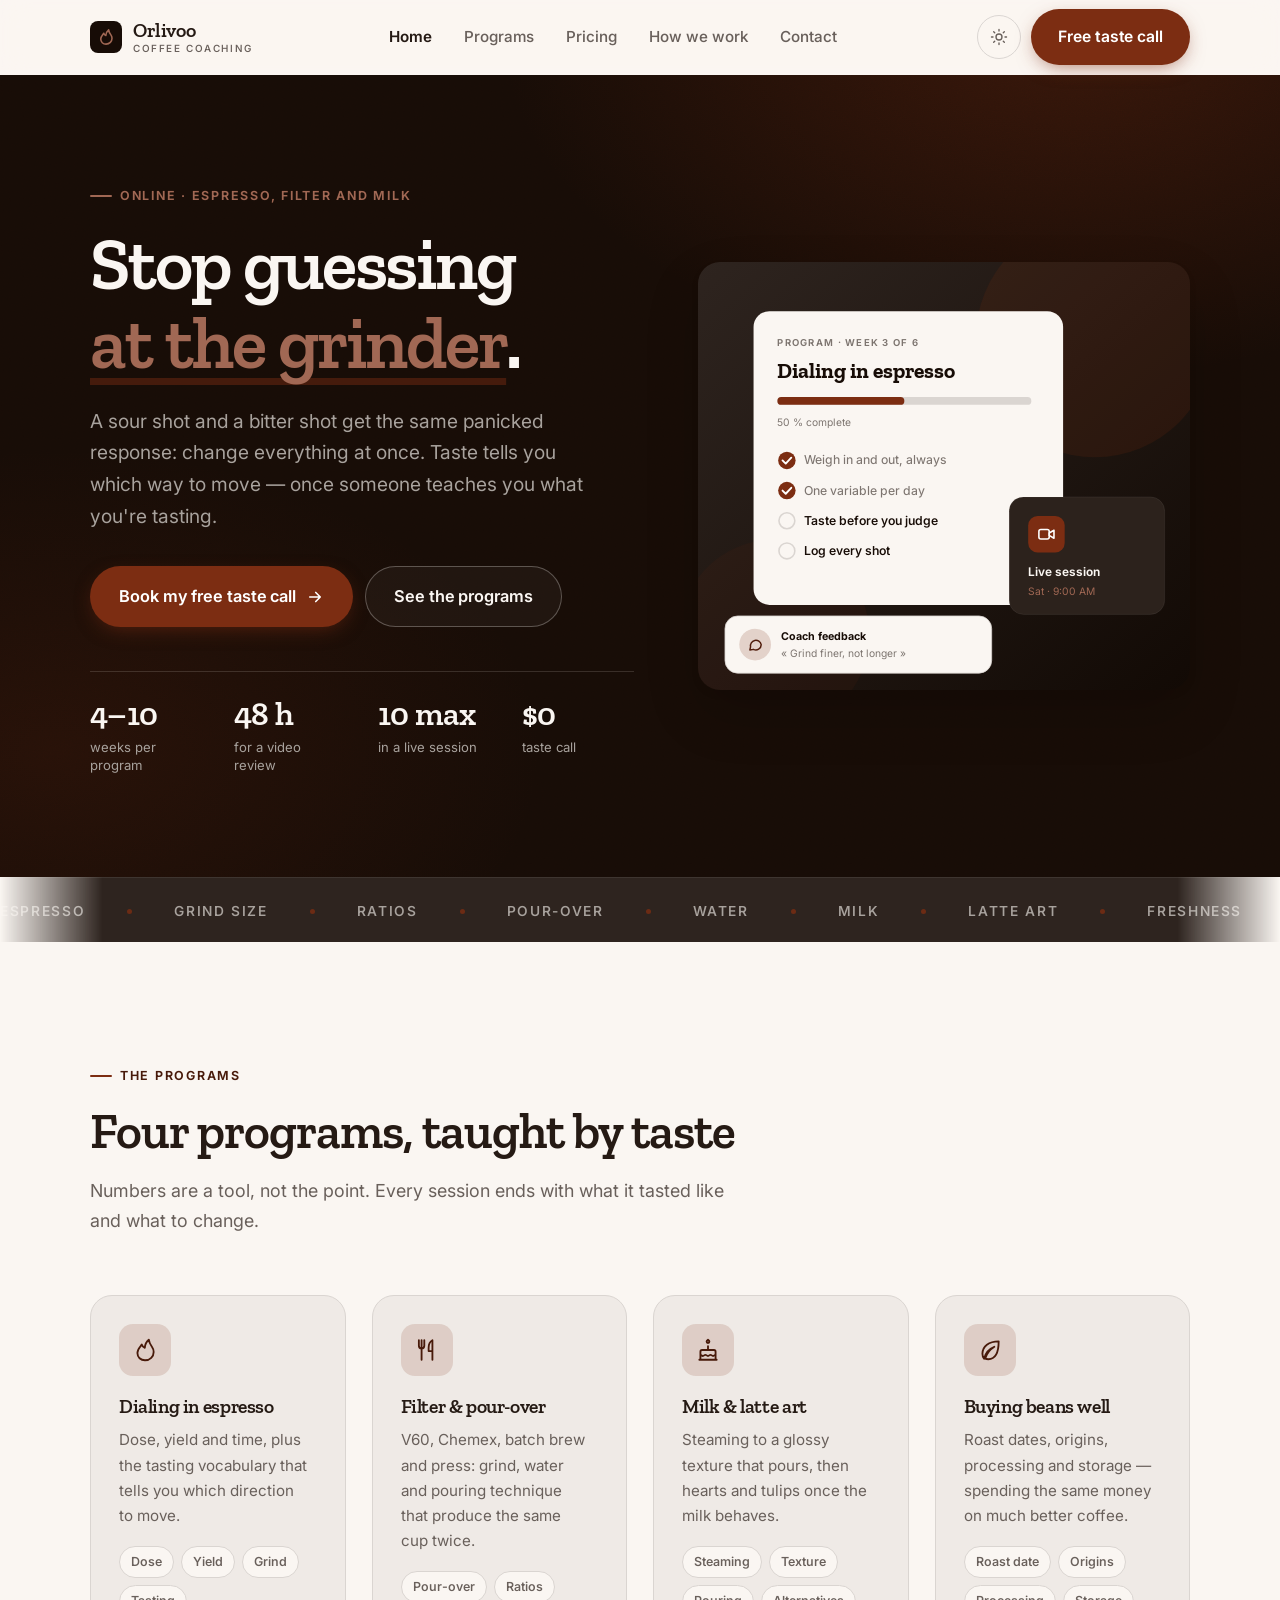
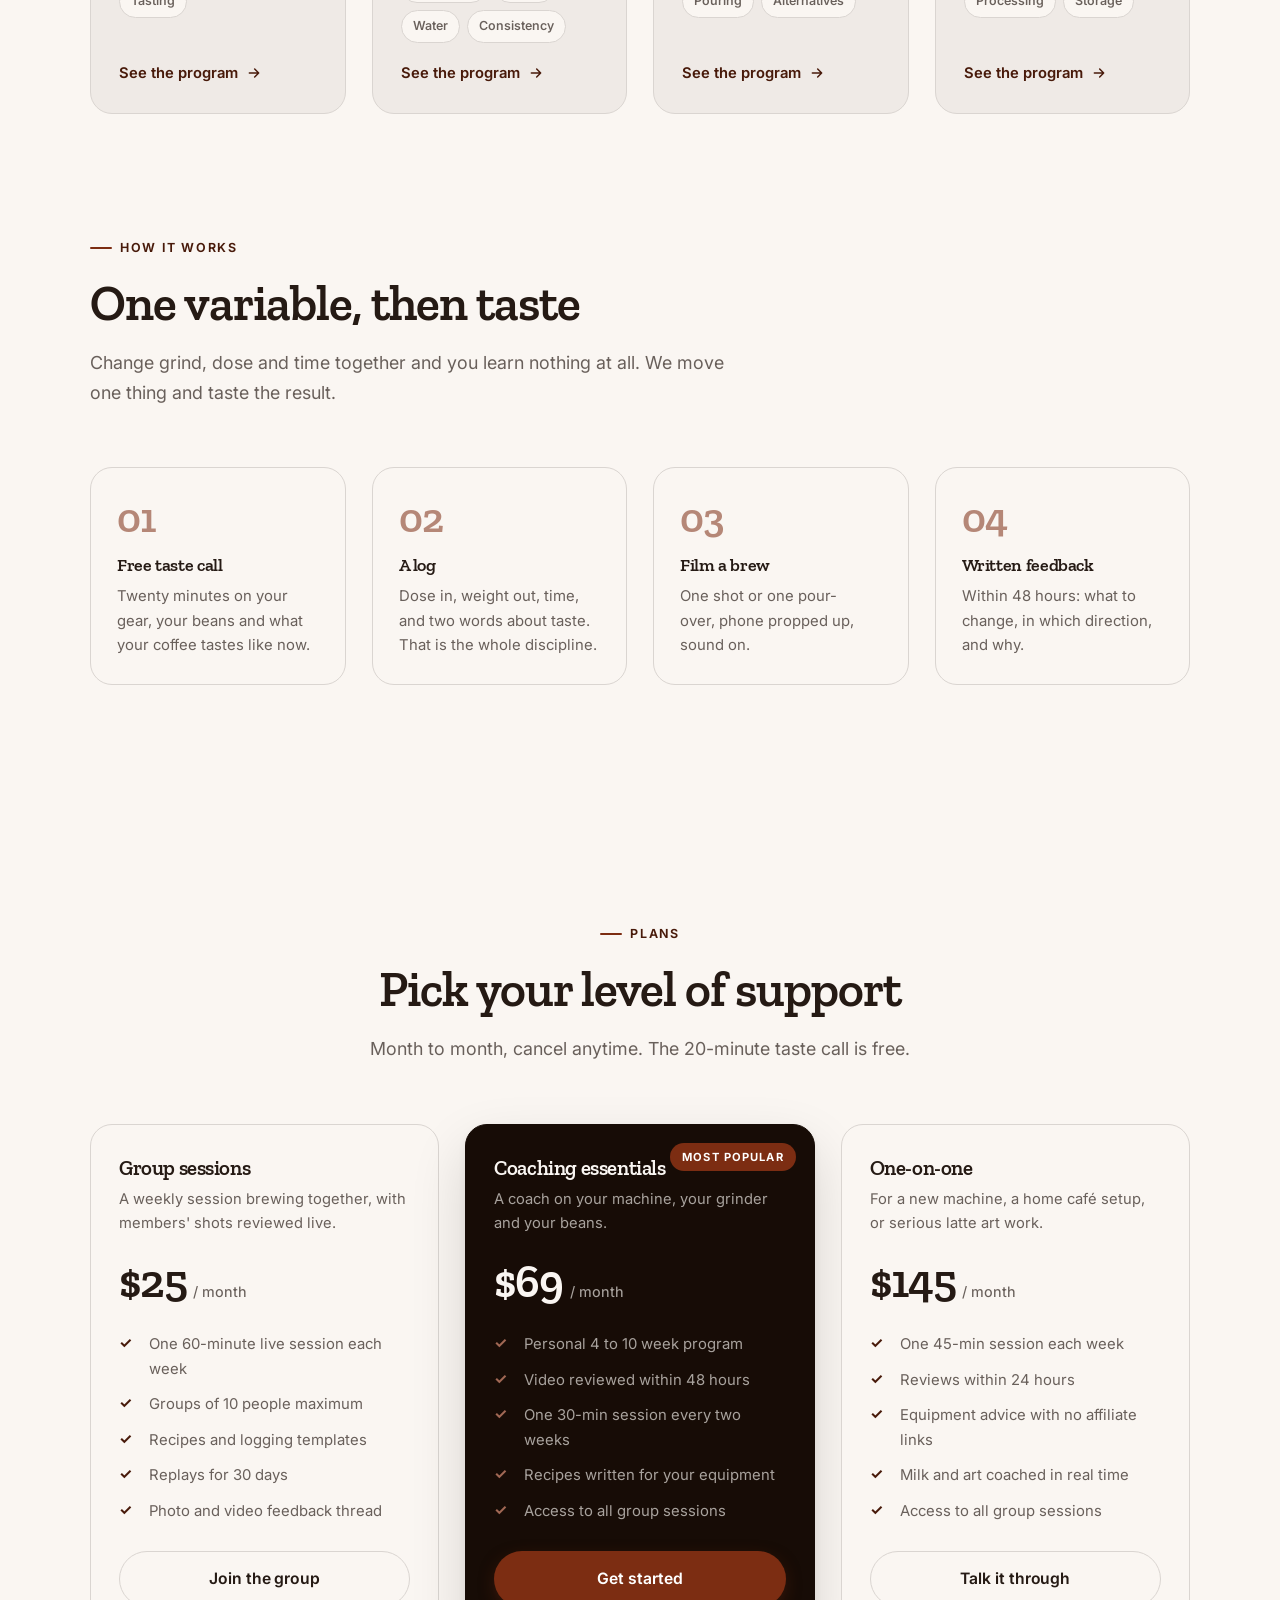
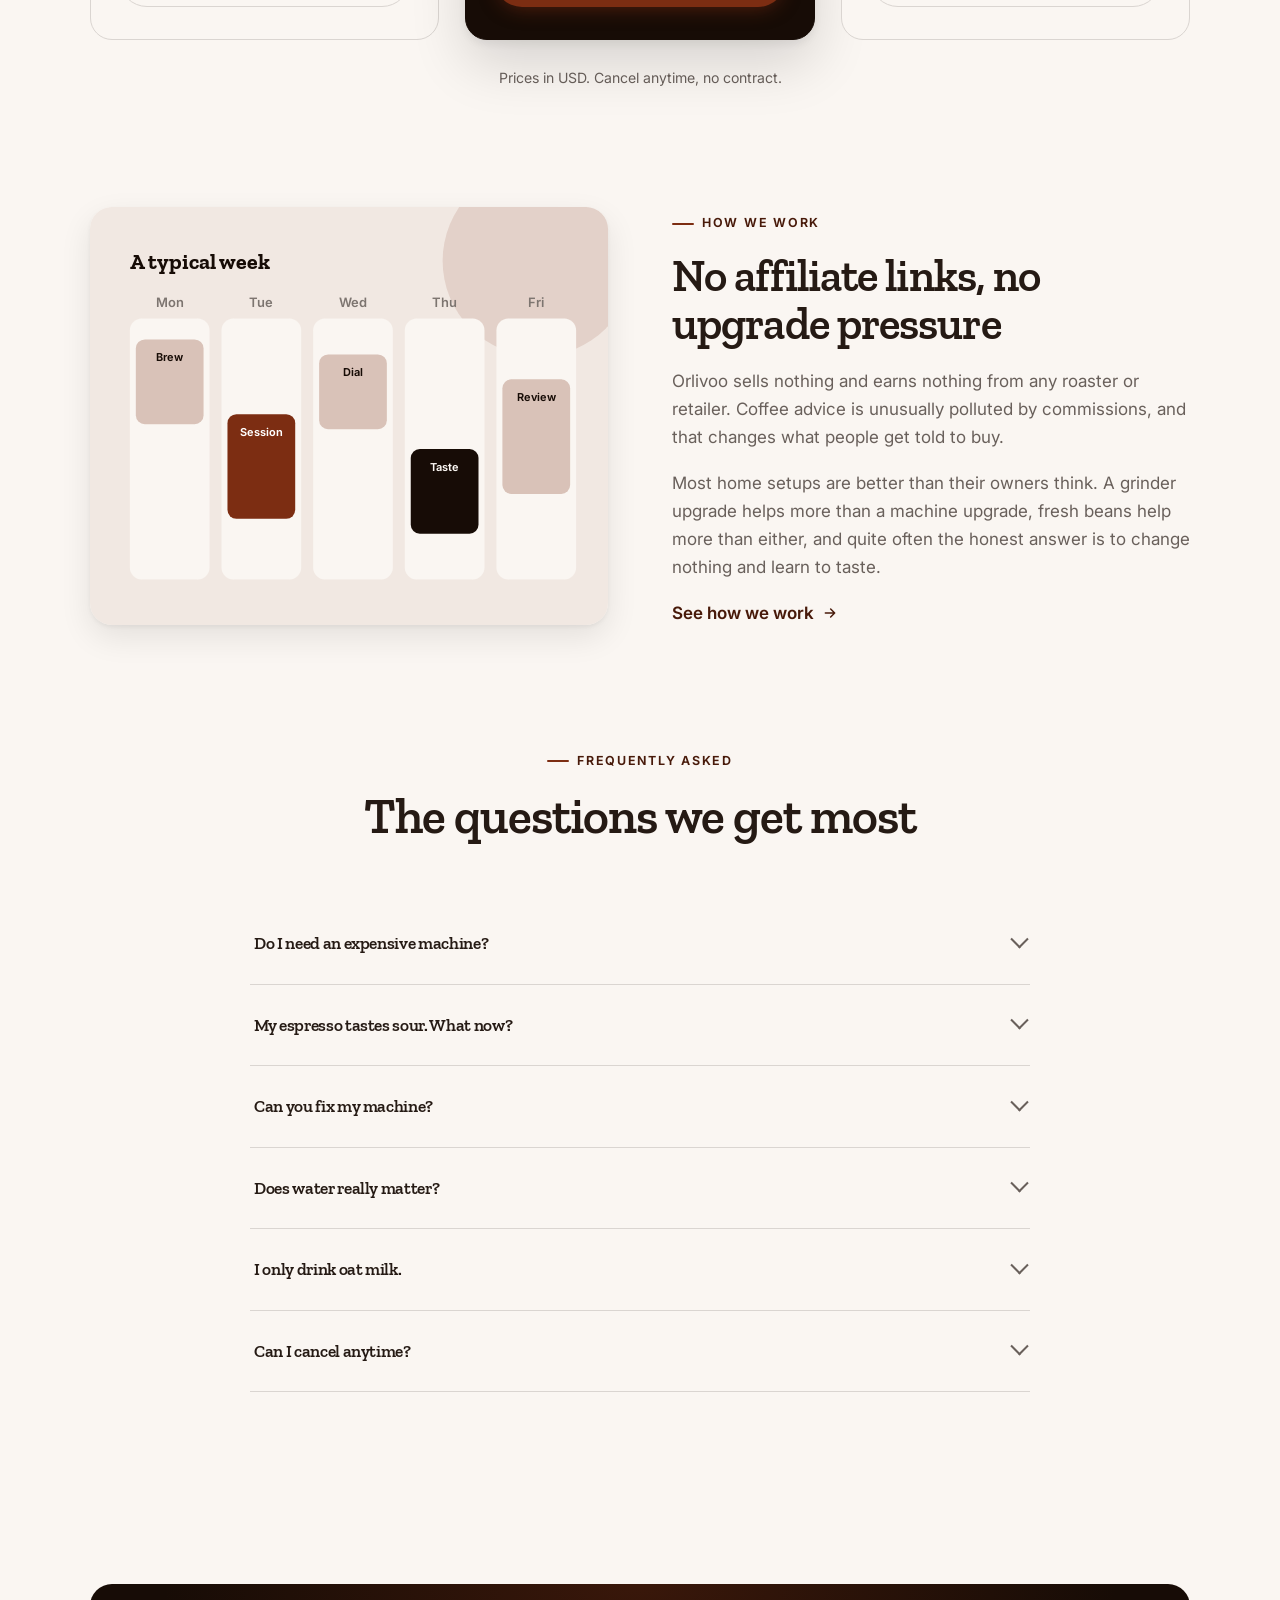
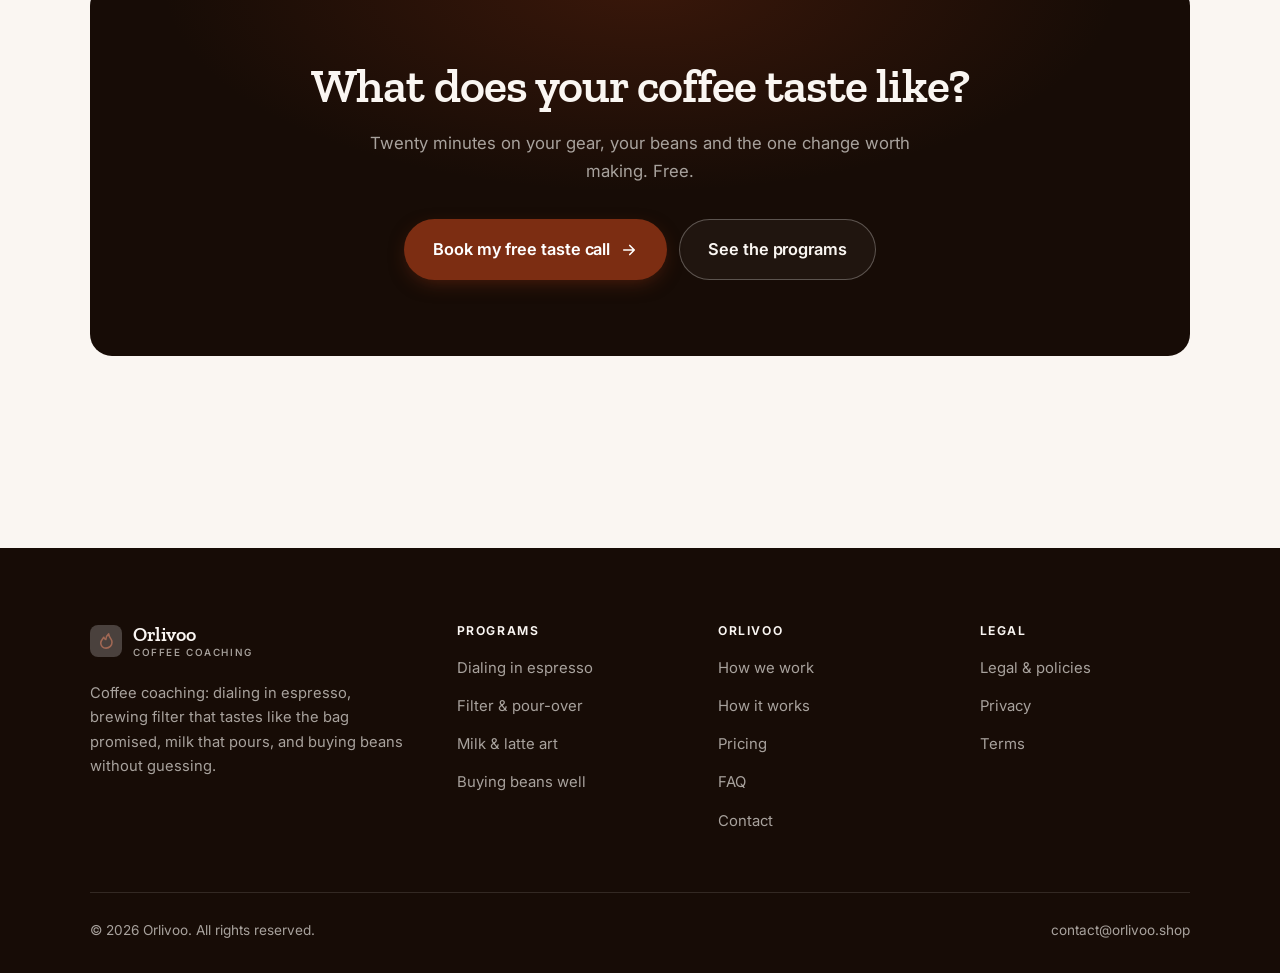
<file: index.html>
<!DOCTYPE html>
<html lang="en" class="no-js">
<head>
<meta charset="utf-8">
<meta name="viewport" content="width=device-width, initial-scale=1">
<title>Orlivoo — Coffee coaching: stop guessing at the grinder</title>
<meta name="description" content="Online coffee coaching: espresso dialing, pour-over and filter, milk texturing and latte art, and buying beans well. Taste-led, with video review of your shots.">
<link rel="canonical" href="https://orlivoo.shop/">

<meta property="og:type" content="website">
<meta property="og:url" content="https://orlivoo.shop/">
<meta property="og:site_name" content="Orlivoo">
<meta property="og:locale" content="en_US">
<meta property="og:title" content="Orlivoo — Coffee coaching: stop guessing at the grinder">
<meta property="og:description" content="Online coffee coaching: espresso dialing, pour-over and filter, milk texturing and latte art, and buying beans well. Taste-led, with video review of your shots.">
<meta name="theme-color" content="#170c06">

<link rel="icon" href="assets/img/favicon.svg" type="image/svg+xml">
<link rel="preconnect" href="https://fonts.googleapis.com">
<link rel="preconnect" href="https://fonts.gstatic.com" crossorigin>
<link rel="stylesheet" href="https://fonts.googleapis.com/css2?family=Zilla+Slab:wght@400;500;600;700&family=Inter:wght@400..700&display=swap">
<link rel="stylesheet" href="assets/css/style.css">

<!-- Thème appliqué avant le premier rendu (évite le flash) -->
<script>
document.documentElement.classList.remove('no-js');
(function(){try{var t=localStorage.getItem('site-theme');if(t){document.documentElement.setAttribute('data-theme',t);}}catch(e){}})();
</script>
<script type="application/ld+json">
{
  "@context": "https://schema.org",
  "@type": "Organization",
  "name": "Orlivoo",
  "url": "https://orlivoo.shop/",
  "email": "contact@orlivoo.shop",
  "description": "Online coffee coaching: espresso dialing, pour-over and filter, milk texturing and latte art, and buying beans well. Taste-led, with video review of your shots.",
  "areaServed": "US",
  "knowsLanguage": "en"
}
</script>
</head>

<body>
<a class="skip-link" href="#main">Skip to main content</a>

<header class="site-header">
  <nav class="wrap nav" aria-label="Main navigation">
    <a class="brand" href="index.html">
      <svg class="brand__mark" viewBox="0 0 64 64" aria-hidden="true">
        <rect class="bm-bg" width="64" height="64" rx="16"/>
        <g class="bm-ic" transform="translate(14 14) scale(1.5)" fill="none" stroke-width="2.1" stroke-linecap="round" stroke-linejoin="round"><path d="M12 21.5c-4 0-7-2.8-7-6.7 0-3.4 2.4-5.6 4-7.8.6 1.6 1.6 2.6 2.8 3 .2-3.1 1.4-5.6 3.7-7.5.3 3 1.6 4.8 3 6.7 1.1 1.5 1.5 3 1.5 4.6 0 4.2-3.3 7.7-8 7.7z"/></g>
      </svg>
      <span>Orlivoo<span class="brand__sub">Coffee coaching</span></span>
    </a>

    <ul class="nav__links" id="nav-links">
      <li><a href="index.html" aria-current="page">Home</a></li>
      <li><a href="programs.html">Programs</a></li>
      <li><a href="index.html#pricing">Pricing</a></li>
      <li><a href="about.html">How we work</a></li>
      <li><a href="contact.html">Contact</a></li>
      <li><a class="btn btn--primary" href="contact.html">Free taste call</a></li>
    </ul>

    <div class="nav__cta">
      <button class="theme-toggle" type="button" aria-label="Switch to dark theme">
        <svg class="icon-sun" viewBox="0 0 24 24" fill="none" stroke="currentColor" stroke-width="1.8" stroke-linecap="round" aria-hidden="true"><circle cx="12" cy="12" r="4"/><path d="M12 2v2m0 16v2M2 12h2m16 0h2M4.9 4.9l1.4 1.4m11.4 11.4 1.4 1.4M19.1 4.9l-1.4 1.4M6.3 17.7l-1.4 1.4"/></svg>
        <svg class="icon-moon" viewBox="0 0 24 24" fill="none" stroke="currentColor" stroke-width="1.8" stroke-linecap="round" stroke-linejoin="round" aria-hidden="true"><path d="M21 12.8A9 9 0 1 1 11.2 3a7 7 0 0 0 9.8 9.8z"/></svg>
      </button>
      <a class="btn btn--primary" href="contact.html">Free taste call</a>
      <button class="nav__toggle" type="button" aria-expanded="false" aria-controls="nav-links" aria-label="Open menu">
        <svg class="icon-open" viewBox="0 0 24 24" fill="none" stroke="currentColor" stroke-width="2" stroke-linecap="round" aria-hidden="true"><path d="M3 6h18M3 12h18M3 18h18"/></svg>
        <svg class="icon-close" viewBox="0 0 24 24" fill="none" stroke="currentColor" stroke-width="2" stroke-linecap="round" aria-hidden="true"><path d="M6 6l12 12M18 6L6 18"/></svg>
      </button>
    </div>
  </nav>
</header>

<main id="main">

<section class="hero">
  <div class="wrap hero__inner">
    <div>
      <span class="eyebrow hero__eyebrow">Online · Espresso, filter and milk</span>
      <h1>Stop guessing<br> <em>at the grinder</em>.</h1>
      <p class="hero__lede">A sour shot and a bitter shot get the same panicked response: change everything at once. Taste tells you which way to move — once someone teaches you what you're tasting.</p>

      <div class="hero__actions">
        <a class="btn btn--primary btn--lg" href="contact.html">Book my free taste call <svg viewBox="0 0 24 24" fill="none" stroke="currentColor" stroke-width="2.2" stroke-linecap="round" stroke-linejoin="round" aria-hidden="true"><path d="M5 12h14M13 6l6 6-6 6"/></svg></a>
        <a class="btn btn--on-dark btn--lg" href="programs.html">See the programs</a>
      </div>

      <ul class="hero__proof">
        <li><span class="stat__num">4–10</span><span class="stat__label">weeks per program</span></li>
        <li><span class="stat__num">48 h</span><span class="stat__label">for a video review</span></li>
        <li><span class="stat__num">10 max</span><span class="stat__label">in a live session</span></li>
        <li><span class="stat__num">$0</span><span class="stat__label">taste call</span></li>
      </ul>
    </div>

    <div class="hero__art">
      <svg viewBox="0 0 620 540" role="img" aria-label="A coffee program in week 3 of 6, showing this week's tasks, the next live session and coach feedback.">
        <defs>
          <linearGradient id="hbg" x1="0" y1="0" x2="1" y2="1">
            <stop offset="0" stop-color="#2e241f"/><stop offset="1" stop-color="#120a05"/>
          </linearGradient>
        </defs>
        <rect width="620" height="540" rx="22" fill="url(#hbg)"/>
        <circle cx="500" cy="96" r="150" fill="#7c2d12" opacity=".16"/>
        <circle cx="96" cy="470" r="120" fill="#7c2d12" opacity=".08"/>

        <g style="font-family: var(--font-body)">
          <!-- Carte programme -->
          <rect x="70" y="62" width="390" height="370" rx="20" fill="#faf6f2"/>
          <text x="100" y="106" font-size="12" font-weight="650" letter-spacing="1.6" fill="#7d7570">PROGRAM · WEEK 3 OF 6</text>
          <text x="100" y="146" font-size="27" font-weight="700" fill="#170c06" style="font-family: var(--font-display)">Dialing in espresso</text>
          <rect x="100" y="170" width="320" height="10" rx="5" fill="#dad5d1"/>
          <rect x="100" y="170" width="160" height="10" rx="5" fill="#7c2d12"/>
          <text x="100" y="206" font-size="13" fill="#7d7570">50 % complete</text>
          <circle cx="112" cy="250" r="11" fill="#7c2d12"/><path d="M106.5 250l4 4 7-7.5" fill="none" stroke="#ffffff" stroke-width="2.4" stroke-linecap="round" stroke-linejoin="round"/><text x="134" y="255" font-size="15.5" fill="#7d7570" font-weight="450">Weigh in and out, always</text>
          <circle cx="112" cy="288" r="11" fill="#7c2d12"/><path d="M106.5 288l4 4 7-7.5" fill="none" stroke="#ffffff" stroke-width="2.4" stroke-linecap="round" stroke-linejoin="round"/><text x="134" y="293" font-size="15.5" fill="#7d7570" font-weight="450">One variable per day</text>
          <circle cx="112" cy="326" r="10" fill="none" stroke="#dad5d1" stroke-width="2"/><text x="134" y="331" font-size="15.5" fill="#170c06" font-weight="560">Taste before you judge</text>
          <circle cx="112" cy="364" r="10" fill="none" stroke="#dad5d1" stroke-width="2"/><text x="134" y="369" font-size="15.5" fill="#170c06" font-weight="560">Log every shot</text>

          <!-- Carte séance -->
          <rect x="392" y="296" width="196" height="148" rx="18" fill="#2c221c" stroke="#ffffff" stroke-opacity=".08"/>
          <rect x="416" y="320" width="46" height="46" rx="12" fill="#7c2d12"/>
          <g transform="translate(427 331)" fill="none" stroke="#ffffff" color="#ffffff" stroke-width="2" stroke-linecap="round" stroke-linejoin="round"><rect x="2.5" y="6" width="13" height="12" rx="2.5"/><path d="M15.5 10.5 21.5 7v10l-6-3.5z"/></g>
          <text x="416" y="396" font-size="15" font-weight="650" fill="#faf6f2">Live session</text>
          <text x="416" y="420" font-size="13" fill="#a16854">Sat · 9:00 AM</text>

          <!-- Retour du coach -->
          <rect x="34" y="446" width="336" height="72" rx="16" fill="#faf6f2" stroke="#dad5d1"/>
          <circle cx="72" cy="482" r="20" fill="#e3d2ca"/>
          <g transform="translate(62 472) scale(.84)" fill="none" stroke="#511d0c" stroke-width="2.2" stroke-linecap="round" stroke-linejoin="round"><path d="M21 12a8 8 0 0 1-11.6 7.1L4 20l1-4.6A8 8 0 1 1 21 12z"/></g>
          <text x="104" y="476" font-size="13.5" font-weight="700" fill="#170c06">Coach feedback</text>
          <text x="104" y="498" font-size="13" fill="#7d7570">« Grind finer, not longer »</text>
        </g>
      </svg>
    </div>
  </div>
</section>

<div class="marquee" aria-hidden="true">
  <div class="marquee__track"><span>Espresso</span><span>Grind size</span><span>Ratios</span><span>Pour-over</span><span>Water</span><span>Milk</span><span>Latte art</span><span>Freshness</span><span>Tasting</span><span>Recipes</span><span>Espresso</span><span>Grind size</span><span>Ratios</span><span>Pour-over</span><span>Water</span><span>Milk</span><span>Latte art</span><span>Freshness</span><span>Tasting</span><span>Recipes</span></div>
</div>

<section class="section wrap" id="programs">
  <div class="section-head reveal">
    <span class="eyebrow">The programs</span>
    <h2>Four programs, taught by taste</h2>
    <p>Numbers are a tool, not the point. Every session ends with what it tasted like and what to change.</p>
  </div>
  <div class="grid grid--4 reveal-group">
    <a class="card" href="programs.html#espresso">
      <div class="card__icon"><svg viewBox="0 0 24 24" fill="none" stroke="currentColor" stroke-width="1.7" stroke-linecap="round" stroke-linejoin="round" aria-hidden="true"><path d="M12 21.5c-4 0-7-2.8-7-6.7 0-3.4 2.4-5.6 4-7.8.6 1.6 1.6 2.6 2.8 3 .2-3.1 1.4-5.6 3.7-7.5.3 3 1.6 4.8 3 6.7 1.1 1.5 1.5 3 1.5 4.6 0 4.2-3.3 7.7-8 7.7z"/></svg></div>
      <h3>Dialing in espresso</h3>
      <p>Dose, yield and time, plus the tasting vocabulary that tells you which direction to move.</p>
      <ul class="tags"><li>Dose</li><li>Yield</li><li>Grind</li><li>Tasting</li></ul>
      <span class="arrow-link">See the program <svg viewBox="0 0 24 24" fill="none" stroke="currentColor" stroke-width="2.2" stroke-linecap="round" stroke-linejoin="round" aria-hidden="true"><path d="M5 12h14M13 6l6 6-6 6"/></svg></span>
    </a>
    <a class="card" href="programs.html#filter">
      <div class="card__icon"><svg viewBox="0 0 24 24" fill="none" stroke="currentColor" stroke-width="1.7" stroke-linecap="round" stroke-linejoin="round" aria-hidden="true"><path d="M7 3v8M4.5 3v5a2.5 2.5 0 0 0 5 0V3M7 11v10M17 21V3c-2.2 1.2-3.5 3.6-3.5 7v3H17"/></svg></div>
      <h3>Filter &amp; pour-over</h3>
      <p>V60, Chemex, batch brew and press: grind, water and pouring technique that produce the same cup twice.</p>
      <ul class="tags"><li>Pour-over</li><li>Ratios</li><li>Water</li><li>Consistency</li></ul>
      <span class="arrow-link">See the program <svg viewBox="0 0 24 24" fill="none" stroke="currentColor" stroke-width="2.2" stroke-linecap="round" stroke-linejoin="round" aria-hidden="true"><path d="M5 12h14M13 6l6 6-6 6"/></svg></span>
    </a>
    <a class="card" href="programs.html#milk">
      <div class="card__icon"><svg viewBox="0 0 24 24" fill="none" stroke="currentColor" stroke-width="1.7" stroke-linecap="round" stroke-linejoin="round" aria-hidden="true"><path d="M4 21h16M5 21v-7.5A1.5 1.5 0 0 1 6.5 12h11a1.5 1.5 0 0 1 1.5 1.5V21M5 16.5c1.2 0 1.2 1 2.3 1s1.2-1 2.3-1 1.2 1 2.4 1 1.2-1 2.3-1 1.2 1 2.4 1 1.1-1 2.3-1M12 12V8.5"/><path d="M12 5.5c.8 0 1.3-.6 1.3-1.3S12 2.5 12 2.5s-1.3 1-1.3 1.7.5 1.3 1.3 1.3z"/></svg></div>
      <h3>Milk &amp; latte art</h3>
      <p>Steaming to a glossy texture that pours, then hearts and tulips once the milk behaves.</p>
      <ul class="tags"><li>Steaming</li><li>Texture</li><li>Pouring</li><li>Alternatives</li></ul>
      <span class="arrow-link">See the program <svg viewBox="0 0 24 24" fill="none" stroke="currentColor" stroke-width="2.2" stroke-linecap="round" stroke-linejoin="round" aria-hidden="true"><path d="M5 12h14M13 6l6 6-6 6"/></svg></span>
    </a>
    <a class="card" href="programs.html#beans">
      <div class="card__icon"><svg viewBox="0 0 24 24" fill="none" stroke="currentColor" stroke-width="1.7" stroke-linecap="round" stroke-linejoin="round" aria-hidden="true"><path d="M20 4c-9 0-15 4.5-15 11.5 0 2 .6 3.4 1.5 4.5C8 14 12 10.5 16 9c-4 2.5-7 6-8.5 11 1 .4 2 .5 3 .5C17 20.5 20 14 20 4z"/></svg></div>
      <h3>Buying beans well</h3>
      <p>Roast dates, origins, processing and storage — spending the same money on much better coffee.</p>
      <ul class="tags"><li>Roast date</li><li>Origins</li><li>Processing</li><li>Storage</li></ul>
      <span class="arrow-link">See the program <svg viewBox="0 0 24 24" fill="none" stroke="currentColor" stroke-width="2.2" stroke-linecap="round" stroke-linejoin="round" aria-hidden="true"><path d="M5 12h14M13 6l6 6-6 6"/></svg></span>
    </a>
  </div>
</section>

<section class="section section--flush wrap" id="how-it-works">
  <div class="section-head reveal">
    <span class="eyebrow">How it works</span>
    <h2>One variable, then taste</h2>
    <p>Change grind, dose and time together and you learn nothing at all. We move one thing and taste the result.</p>
  </div>
  <div class="grid grid--4 steps reveal-group">
    <article class="step">
      <h3>Free taste call</h3>
      <p>Twenty minutes on your gear, your beans and what your coffee tastes like now.</p>
    </article>
    <article class="step">
      <h3>A log</h3>
      <p>Dose in, weight out, time, and two words about taste. That is the whole discipline.</p>
    </article>
    <article class="step">
      <h3>Film a brew</h3>
      <p>One shot or one pour-over, phone propped up, sound on.</p>
    </article>
    <article class="step">
      <h3>Written feedback</h3>
      <p>Within 48 hours: what to change, in which direction, and why.</p>
    </article>
  </div>
</section>

<section class="section wrap" id="pricing">
  <div class="section-head section-head--center reveal">
    <span class="eyebrow">Plans</span>
    <h2>Pick your level of support</h2>
    <p>Month to month, cancel anytime. The 20-minute taste call is free.</p>
  </div>
  <div class="grid grid--3 plans reveal-group">
    <article class="plan">
      
      <h3>Group sessions</h3>
      <p class="plan__desc">A weekly session brewing together, with members' shots reviewed live.</p>
      <p class="plan__price">$25<span class="plan__period">/ month</span></p>
      <ul class="plan__features">
        <li>One 60-minute live session each week</li>
        <li>Groups of 10 people maximum</li>
        <li>Recipes and logging templates</li>
        <li>Replays for 30 days</li>
        <li>Photo and video feedback thread</li>
      </ul>
      <a class="btn btn--ghost btn--block" href="contact.html">Join the group</a>
    </article>
    <article class="plan plan--featured">
      <span class="plan__tag">Most popular</span>
      <h3>Coaching essentials</h3>
      <p class="plan__desc">A coach on your machine, your grinder and your beans.</p>
      <p class="plan__price">$69<span class="plan__period">/ month</span></p>
      <ul class="plan__features">
        <li>Personal 4 to 10 week program</li>
        <li>Video reviewed within 48 hours</li>
        <li>One 30-min session every two weeks</li>
        <li>Recipes written for your equipment</li>
        <li>Access to all group sessions</li>
      </ul>
      <a class="btn btn--primary btn--block" href="contact.html">Get started</a>
    </article>
    <article class="plan">
      
      <h3>One-on-one</h3>
      <p class="plan__desc">For a new machine, a home café setup, or serious latte art work.</p>
      <p class="plan__price">$145<span class="plan__period">/ month</span></p>
      <ul class="plan__features">
        <li>One 45-min session each week</li>
        <li>Reviews within 24 hours</li>
        <li>Equipment advice with no affiliate links</li>
        <li>Milk and art coached in real time</li>
        <li>Access to all group sessions</li>
      </ul>
      <a class="btn btn--ghost btn--block" href="contact.html">Talk it through</a>
    </article>
  </div>
  <p class="plans-note">Prices in USD. Cancel anytime, no contract.</p>
</section>

<section class="section section--flush wrap">
  <div class="split reveal">
    <div class="split__art">
      <svg viewBox="0 0 520 420" role="img" aria-label="Example of a typical week: Brew, Session, Dial, Taste, Review.">
        <rect width="520" height="420" rx="20" fill="#f1e8e2"/>
        <circle cx="450" cy="54" r="96" fill="#7c2d12" opacity=".12"/>
        <g style="font-family: var(--font-body)">
        <text x="40" y="62" font-size="22" font-weight="700" fill="#170c06" style="font-family: var(--font-display)">A typical week</text>
        <text x="80" y="100" text-anchor="middle" font-size="13" font-weight="600" fill="#7d7570">Mon</text>
        <rect x="40" y="112" width="80" height="262" rx="12" fill="#faf6f2"/>
        <rect x="46" y="133" width="68" height="85" rx="9" fill="#d9c2b8"/>
        <text x="80" y="155" text-anchor="middle" font-size="11" font-weight="650" fill="#170c06">Brew</text>
        <text x="172" y="100" text-anchor="middle" font-size="13" font-weight="600" fill="#7d7570">Tue</text>
        <rect x="132" y="112" width="80" height="262" rx="12" fill="#faf6f2"/>
        <rect x="138" y="208" width="68" height="105" rx="9" fill="#7c2d12"/>
        <text x="172" y="230" text-anchor="middle" font-size="11" font-weight="650" fill="#ffffff">Session</text>
        <text x="264" y="100" text-anchor="middle" font-size="13" font-weight="600" fill="#7d7570">Wed</text>
        <rect x="224" y="112" width="80" height="262" rx="12" fill="#faf6f2"/>
        <rect x="230" y="148" width="68" height="75" rx="9" fill="#d9c2b8"/>
        <text x="264" y="170" text-anchor="middle" font-size="11" font-weight="650" fill="#170c06">Dial</text>
        <text x="356" y="100" text-anchor="middle" font-size="13" font-weight="600" fill="#7d7570">Thu</text>
        <rect x="316" y="112" width="80" height="262" rx="12" fill="#faf6f2"/>
        <rect x="322" y="243" width="68" height="85" rx="9" fill="#170c06"/>
        <text x="356" y="265" text-anchor="middle" font-size="11" font-weight="650" fill="#faf6f2">Taste</text>
        <text x="448" y="100" text-anchor="middle" font-size="13" font-weight="600" fill="#7d7570">Fri</text>
        <rect x="408" y="112" width="80" height="262" rx="12" fill="#faf6f2"/>
        <rect x="414" y="173" width="68" height="115" rx="9" fill="#d9c2b8"/>
        <text x="448" y="195" text-anchor="middle" font-size="11" font-weight="650" fill="#170c06">Review</text>
        </g>
      </svg>
    </div>
    <div>
      <span class="eyebrow">How we work</span>
      <h2>No affiliate links, no upgrade pressure</h2>
      <p>Orlivoo sells nothing and earns nothing from any roaster or retailer. Coffee advice is unusually polluted by commissions, and that changes what people get told to buy.</p>
      <p>Most home setups are better than their owners think. A grinder upgrade helps more than a machine upgrade, fresh beans help more than either, and quite often the honest answer is to change nothing and learn to taste.</p>
      <p><a class="arrow-link" href="about.html">See how we work <svg viewBox="0 0 24 24" fill="none" stroke="currentColor" stroke-width="2.2" stroke-linecap="round" stroke-linejoin="round" aria-hidden="true"><path d="M5 12h14M13 6l6 6-6 6"/></svg></a></p>
    </div>
  </div>
</section>

<section class="section section--flush wrap" id="faq">
  <div class="section-head section-head--center reveal">
    <span class="eyebrow">Frequently asked</span>
    <h2>The questions we get most</h2>
  </div>
  <div class="faq reveal">
    <details>
      <summary>Do I need an expensive machine?</summary>
      <p>No. We coach on what you own, including modest machines and manual brewers. If a grinder is genuinely holding you back, we'll say so once, not repeatedly.</p>
    </details>
    <details>
      <summary>My espresso tastes sour. What now?</summary>
      <p>Usually under-extraction: grind finer before changing anything else. Learning to hear that in your own cup is week two of the espresso program.</p>
    </details>
    <details>
      <summary>Can you fix my machine?</summary>
      <p>No. We coach brewing, not repair. For descaling routines and when to call a technician, we can point you in the right direction.</p>
    </details>
    <details>
      <summary>Does water really matter?</summary>
      <p>More than most people expect, especially for filter. It is a whole week in the filter program, and it explains why your coffee tastes different at a friend's house.</p>
    </details>
    <details>
      <summary>I only drink oat milk.</summary>
      <p>Fine, and it behaves differently when steamed. We cover alternatives properly rather than treating them as a compromise.</p>
    </details>
    <details>
      <summary>Can I cancel anytime?</summary>
      <p>Yes. No contract, no minimum term. Access stays open until the end of the month you already paid for.</p>
    </details>
  </div>
</section>

<section class="wrap section--tight">
  <div class="cta-band reveal">
    <h2>What does your coffee taste like?</h2>
    <p>Twenty minutes on your gear, your beans and the one change worth making. Free.</p>
    <div class="hero__actions">
      <a class="btn btn--primary btn--lg" href="contact.html">Book my free taste call <svg viewBox="0 0 24 24" fill="none" stroke="currentColor" stroke-width="2.2" stroke-linecap="round" stroke-linejoin="round" aria-hidden="true"><path d="M5 12h14M13 6l6 6-6 6"/></svg></a>
      <a class="btn btn--on-dark btn--lg" href="programs.html">See the programs</a>
    </div>
  </div>
</section>

</main>

<footer class="site-footer">
  <div class="wrap">
    <div class="footer__grid">
      <div class="footer__brand">
        <a class="brand" href="index.html">
          <svg class="brand__mark" viewBox="0 0 64 64" aria-hidden="true">
        <rect class="bm-bg" width="64" height="64" rx="16"/>
        <g class="bm-ic" transform="translate(14 14) scale(1.5)" fill="none" stroke-width="2.1" stroke-linecap="round" stroke-linejoin="round"><path d="M12 21.5c-4 0-7-2.8-7-6.7 0-3.4 2.4-5.6 4-7.8.6 1.6 1.6 2.6 2.8 3 .2-3.1 1.4-5.6 3.7-7.5.3 3 1.6 4.8 3 6.7 1.1 1.5 1.5 3 1.5 4.6 0 4.2-3.3 7.7-8 7.7z"/></g>
      </svg>
          <span>Orlivoo<span class="brand__sub">Coffee coaching</span></span>
        </a>
        <p>Coffee coaching: dialing in espresso, brewing filter that tastes like the bag promised, milk that pours, and buying beans without guessing.</p>
      </div>

      <div class="footer__col">
        <h4>Programs</h4>
        <ul>
          <li><a href="programs.html#espresso">Dialing in espresso</a></li>
          <li><a href="programs.html#filter">Filter &amp; pour-over</a></li>
          <li><a href="programs.html#milk">Milk &amp; latte art</a></li>
          <li><a href="programs.html#beans">Buying beans well</a></li>
        </ul>
      </div>

      <div class="footer__col">
        <h4>Orlivoo</h4>
        <ul>
          <li><a href="about.html">How we work</a></li>
          <li><a href="index.html#how-it-works">How it works</a></li>
          <li><a href="index.html#pricing">Pricing</a></li>
          <li><a href="index.html#faq">FAQ</a></li>
          <li><a href="contact.html">Contact</a></li>
        </ul>
      </div>

      <div class="footer__col">
        <h4>Legal</h4>
        <ul>
          <li><a href="legal.html">Legal &amp; policies</a></li>
          <li><a href="legal.html#privacy">Privacy</a></li>
          <li><a href="legal.html#terms">Terms</a></li>
        </ul>
      </div>
    </div>

    <div class="footer__bottom">
      <p>© <span data-year>2026</span> Orlivoo. All rights reserved.</p>
      <p><a href="mailto:contact@orlivoo.shop">contact@orlivoo.shop</a></p>
    </div>
  </div>
</footer>

<script src="assets/js/main.js" defer></script>
</body>
</html>
</file>
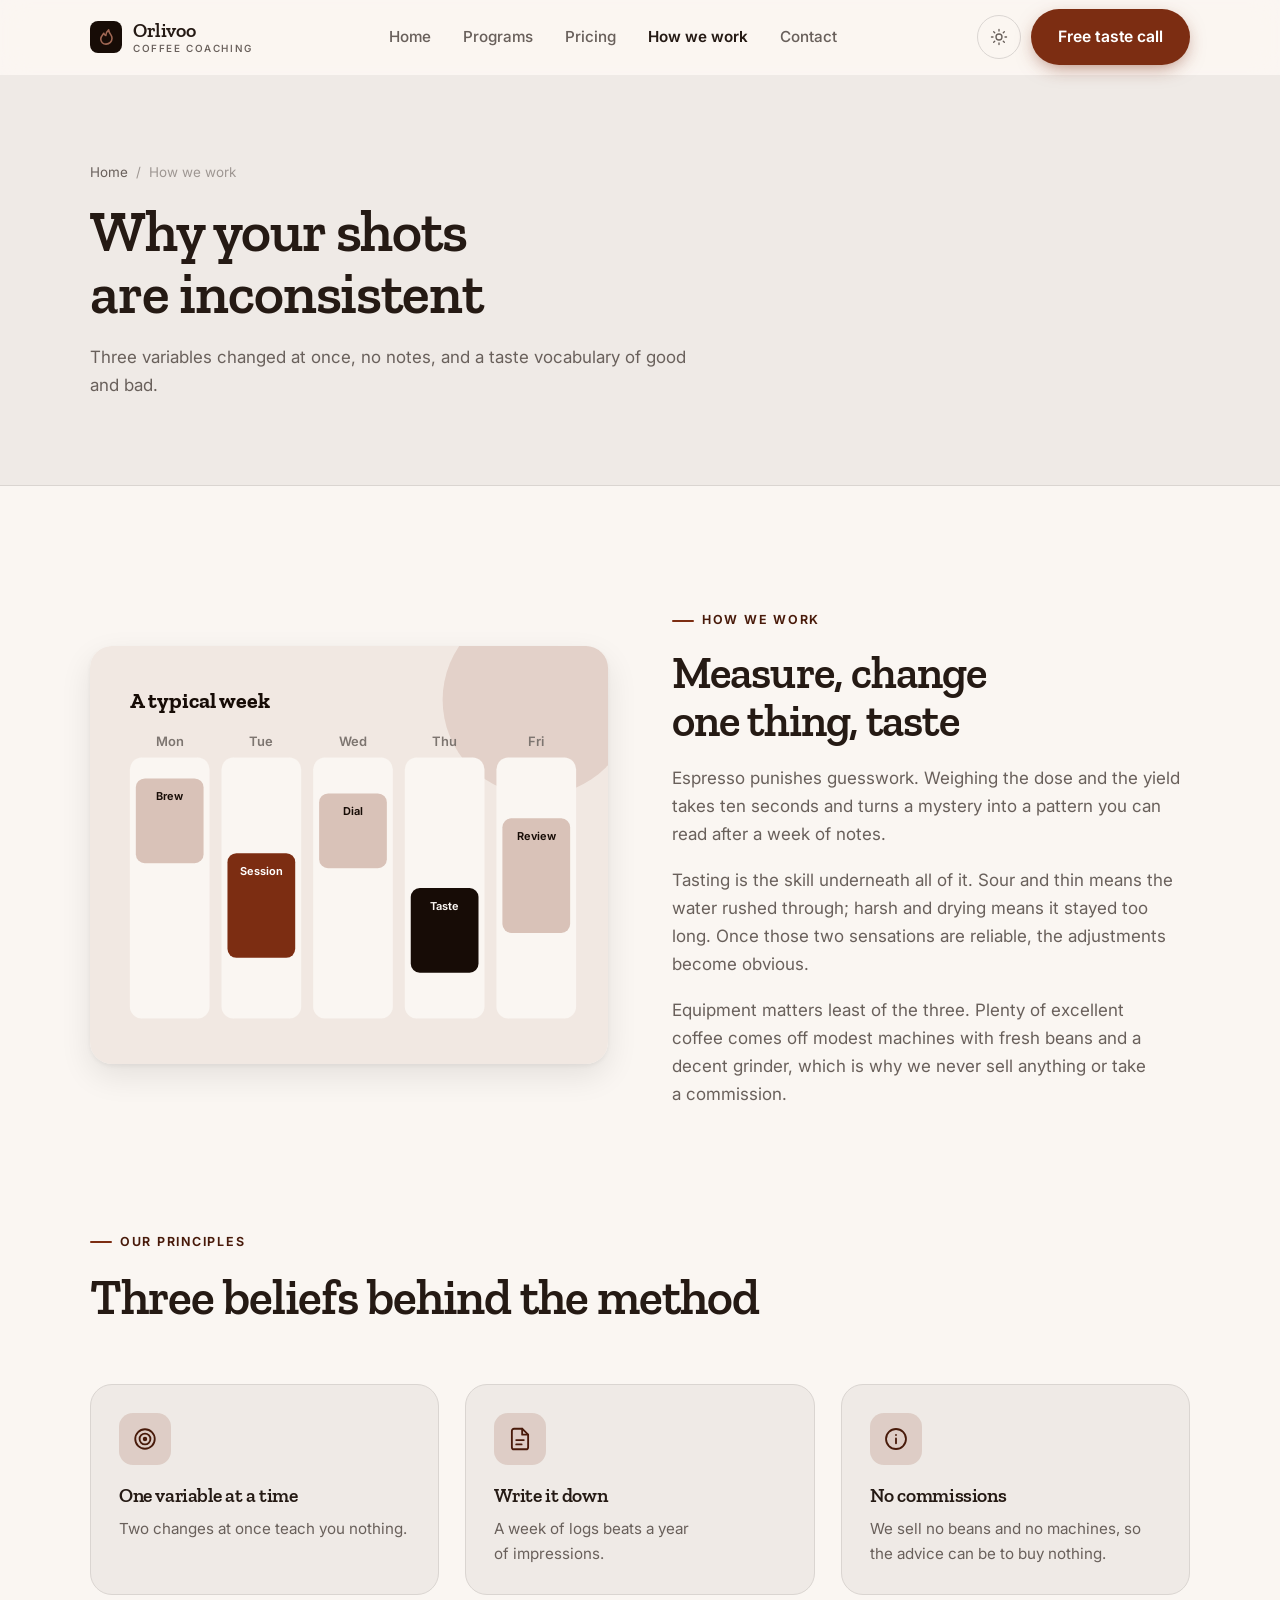
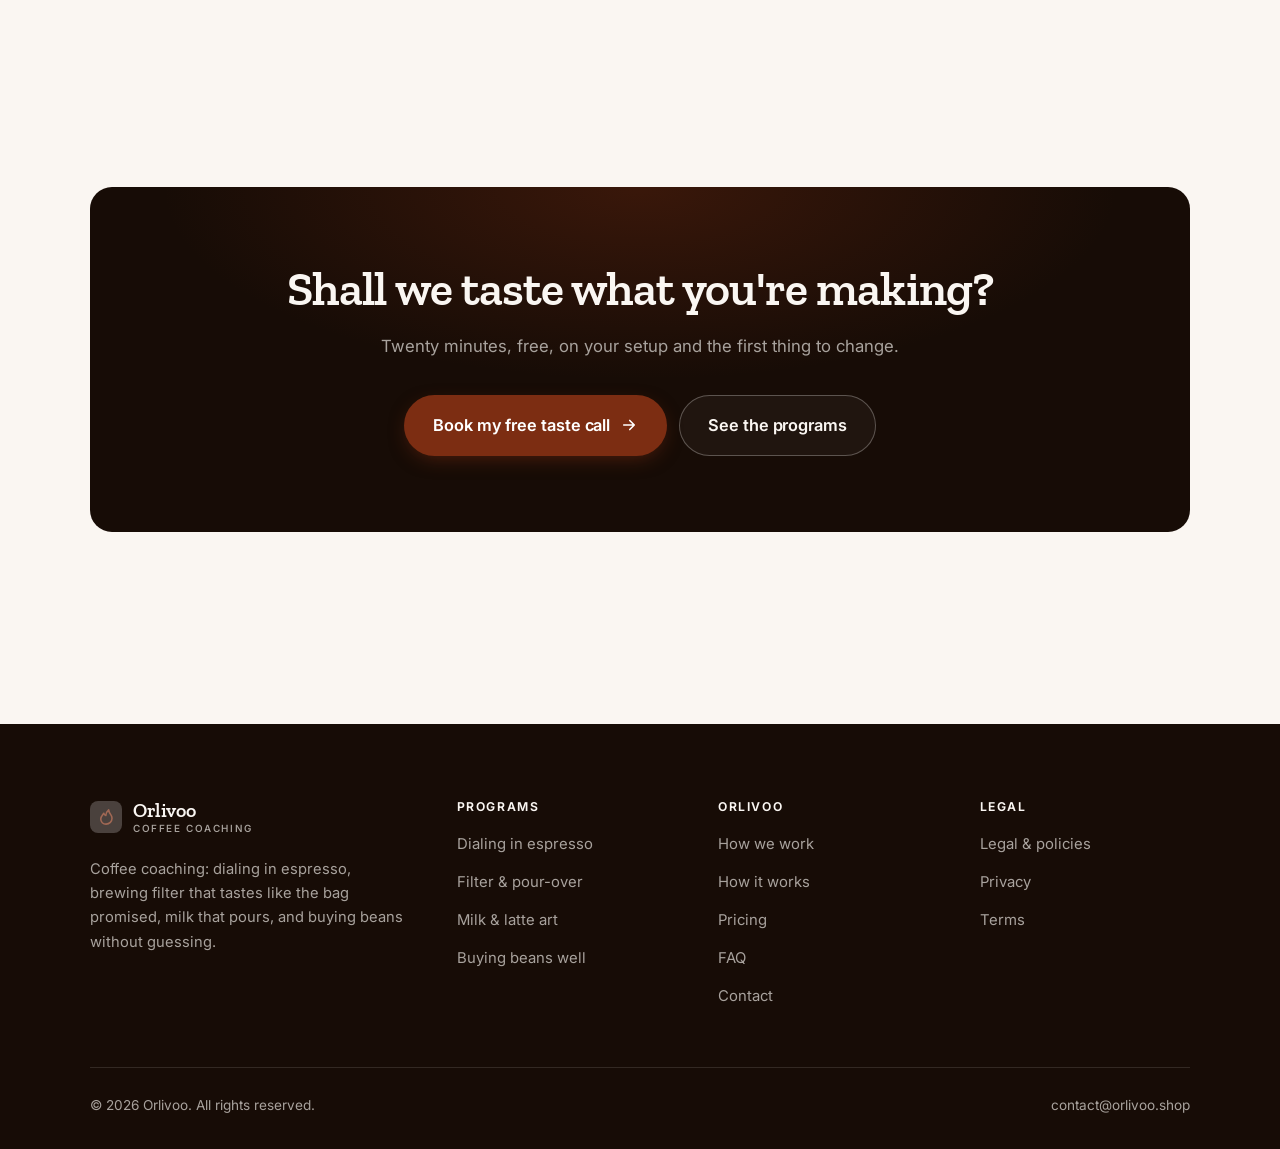
<file: about.html>
<!DOCTYPE html>
<html lang="en" class="no-js">
<head>
<meta charset="utf-8">
<meta name="viewport" content="width=device-width, initial-scale=1">
<title>How we work — Orlivoo</title>
<meta name="description" content="Why coffee is learned by tasting rather than by buying, and how Orlivoo coaches.">
<link rel="canonical" href="https://orlivoo.shop/about.html">

<meta property="og:type" content="website">
<meta property="og:url" content="https://orlivoo.shop/about.html">
<meta property="og:site_name" content="Orlivoo">
<meta property="og:locale" content="en_US">
<meta property="og:title" content="How we work — Orlivoo">
<meta property="og:description" content="Why coffee is learned by tasting rather than by buying, and how Orlivoo coaches.">
<meta name="theme-color" content="#170c06">

<link rel="icon" href="assets/img/favicon.svg" type="image/svg+xml">
<link rel="preconnect" href="https://fonts.googleapis.com">
<link rel="preconnect" href="https://fonts.gstatic.com" crossorigin>
<link rel="stylesheet" href="https://fonts.googleapis.com/css2?family=Zilla+Slab:wght@400;500;600;700&family=Inter:wght@400..700&display=swap">
<link rel="stylesheet" href="assets/css/style.css">

<!-- Thème appliqué avant le premier rendu (évite le flash) -->
<script>
document.documentElement.classList.remove('no-js');
(function(){try{var t=localStorage.getItem('site-theme');if(t){document.documentElement.setAttribute('data-theme',t);}}catch(e){}})();
</script>
</head>

<body>
<a class="skip-link" href="#main">Skip to main content</a>

<header class="site-header">
  <nav class="wrap nav" aria-label="Main navigation">
    <a class="brand" href="index.html">
      <svg class="brand__mark" viewBox="0 0 64 64" aria-hidden="true">
        <rect class="bm-bg" width="64" height="64" rx="16"/>
        <g class="bm-ic" transform="translate(14 14) scale(1.5)" fill="none" stroke-width="2.1" stroke-linecap="round" stroke-linejoin="round"><path d="M12 21.5c-4 0-7-2.8-7-6.7 0-3.4 2.4-5.6 4-7.8.6 1.6 1.6 2.6 2.8 3 .2-3.1 1.4-5.6 3.7-7.5.3 3 1.6 4.8 3 6.7 1.1 1.5 1.5 3 1.5 4.6 0 4.2-3.3 7.7-8 7.7z"/></g>
      </svg>
      <span>Orlivoo<span class="brand__sub">Coffee coaching</span></span>
    </a>

    <ul class="nav__links" id="nav-links">
      <li><a href="index.html">Home</a></li>
      <li><a href="programs.html">Programs</a></li>
      <li><a href="index.html#pricing">Pricing</a></li>
      <li><a href="about.html" aria-current="page">How we work</a></li>
      <li><a href="contact.html">Contact</a></li>
      <li><a class="btn btn--primary" href="contact.html">Free taste call</a></li>
    </ul>

    <div class="nav__cta">
      <button class="theme-toggle" type="button" aria-label="Switch to dark theme">
        <svg class="icon-sun" viewBox="0 0 24 24" fill="none" stroke="currentColor" stroke-width="1.8" stroke-linecap="round" aria-hidden="true"><circle cx="12" cy="12" r="4"/><path d="M12 2v2m0 16v2M2 12h2m16 0h2M4.9 4.9l1.4 1.4m11.4 11.4 1.4 1.4M19.1 4.9l-1.4 1.4M6.3 17.7l-1.4 1.4"/></svg>
        <svg class="icon-moon" viewBox="0 0 24 24" fill="none" stroke="currentColor" stroke-width="1.8" stroke-linecap="round" stroke-linejoin="round" aria-hidden="true"><path d="M21 12.8A9 9 0 1 1 11.2 3a7 7 0 0 0 9.8 9.8z"/></svg>
      </button>
      <a class="btn btn--primary" href="contact.html">Free taste call</a>
      <button class="nav__toggle" type="button" aria-expanded="false" aria-controls="nav-links" aria-label="Open menu">
        <svg class="icon-open" viewBox="0 0 24 24" fill="none" stroke="currentColor" stroke-width="2" stroke-linecap="round" aria-hidden="true"><path d="M3 6h18M3 12h18M3 18h18"/></svg>
        <svg class="icon-close" viewBox="0 0 24 24" fill="none" stroke="currentColor" stroke-width="2" stroke-linecap="round" aria-hidden="true"><path d="M6 6l12 12M18 6L6 18"/></svg>
      </button>
    </div>
  </nav>
</header>

<main id="main">

<section class="page-head">
  <div class="wrap">
    <nav class="breadcrumb" aria-label="Breadcrumb">
      <a href="index.html">Home</a><span>/</span><span aria-current="page">How we work</span>
    </nav>
    <h1>Why your shots are inconsistent</h1>
    <p>Three variables changed at once, no notes, and a taste vocabulary of good and bad.</p>
  </div>
</section>

<section class="section wrap">
  <div class="split reveal">
    <div class="split__art">
      <svg viewBox="0 0 520 420" role="img" aria-label="Example of a typical week: Brew, Session, Dial, Taste, Review.">
        <rect width="520" height="420" rx="20" fill="#f1e8e2"/>
        <circle cx="450" cy="54" r="96" fill="#7c2d12" opacity=".12"/>
        <g style="font-family: var(--font-body)">
        <text x="40" y="62" font-size="22" font-weight="700" fill="#170c06" style="font-family: var(--font-display)">A typical week</text>
        <text x="80" y="100" text-anchor="middle" font-size="13" font-weight="600" fill="#7d7570">Mon</text>
        <rect x="40" y="112" width="80" height="262" rx="12" fill="#faf6f2"/>
        <rect x="46" y="133" width="68" height="85" rx="9" fill="#d9c2b8"/>
        <text x="80" y="155" text-anchor="middle" font-size="11" font-weight="650" fill="#170c06">Brew</text>
        <text x="172" y="100" text-anchor="middle" font-size="13" font-weight="600" fill="#7d7570">Tue</text>
        <rect x="132" y="112" width="80" height="262" rx="12" fill="#faf6f2"/>
        <rect x="138" y="208" width="68" height="105" rx="9" fill="#7c2d12"/>
        <text x="172" y="230" text-anchor="middle" font-size="11" font-weight="650" fill="#ffffff">Session</text>
        <text x="264" y="100" text-anchor="middle" font-size="13" font-weight="600" fill="#7d7570">Wed</text>
        <rect x="224" y="112" width="80" height="262" rx="12" fill="#faf6f2"/>
        <rect x="230" y="148" width="68" height="75" rx="9" fill="#d9c2b8"/>
        <text x="264" y="170" text-anchor="middle" font-size="11" font-weight="650" fill="#170c06">Dial</text>
        <text x="356" y="100" text-anchor="middle" font-size="13" font-weight="600" fill="#7d7570">Thu</text>
        <rect x="316" y="112" width="80" height="262" rx="12" fill="#faf6f2"/>
        <rect x="322" y="243" width="68" height="85" rx="9" fill="#170c06"/>
        <text x="356" y="265" text-anchor="middle" font-size="11" font-weight="650" fill="#faf6f2">Taste</text>
        <text x="448" y="100" text-anchor="middle" font-size="13" font-weight="600" fill="#7d7570">Fri</text>
        <rect x="408" y="112" width="80" height="262" rx="12" fill="#faf6f2"/>
        <rect x="414" y="173" width="68" height="115" rx="9" fill="#d9c2b8"/>
        <text x="448" y="195" text-anchor="middle" font-size="11" font-weight="650" fill="#170c06">Review</text>
        </g>
      </svg>
    </div>
    <div>
      <span class="eyebrow">How we work</span>
      <h2>Measure, change one thing, taste</h2>
      <p>Espresso punishes guesswork. Weighing the dose and the yield takes ten seconds and turns a mystery into a pattern you can read after a week of notes.</p>
      <p>Tasting is the skill underneath all of it. Sour and thin means the water rushed through; harsh and drying means it stayed too long. Once those two sensations are reliable, the adjustments become obvious.</p>
      <p>Equipment matters least of the three. Plenty of excellent coffee comes off modest machines with fresh beans and a decent grinder, which is why we never sell anything or take a commission.</p>
      <!--
        TO DO: add a short introduction of the coach (name, real background),
        with a photo if possible. Do not invent credentials — see README.md.
      -->
    </div>
  </div>
</section>

<section class="section section--flush wrap">
  <div class="section-head reveal">
    <span class="eyebrow">Our principles</span>
    <h2>Three beliefs behind the method</h2>
  </div>
  <div class="grid grid--3 reveal-group">
    <article class="card">
      <div class="card__icon"><svg viewBox="0 0 24 24" fill="none" stroke="currentColor" stroke-width="1.7" stroke-linecap="round" stroke-linejoin="round" aria-hidden="true"><circle cx="12" cy="12" r="9"/><circle cx="12" cy="12" r="5"/><circle cx="12" cy="12" r="1.2" fill="currentColor"/></svg></div>
      <h3>One variable at a time</h3>
      <p>Two changes at once teach you nothing.</p>
    </article>
    <article class="card">
      <div class="card__icon"><svg viewBox="0 0 24 24" fill="none" stroke="currentColor" stroke-width="1.7" stroke-linecap="round" stroke-linejoin="round" aria-hidden="true"><path d="M14 2.5H6.5A2 2 0 0 0 4.5 4.5v15a2 2 0 0 0 2 2h11a2 2 0 0 0 2-2V8z"/><path d="M14 2.5V8h5.5M8.5 13h7M8.5 17h5"/></svg></div>
      <h3>Write it down</h3>
      <p>A week of logs beats a year of impressions.</p>
    </article>
    <article class="card">
      <div class="card__icon"><svg viewBox="0 0 24 24" fill="none" stroke="currentColor" stroke-width="1.7" stroke-linecap="round" stroke-linejoin="round" aria-hidden="true"><circle cx="12" cy="12" r="9.2"/><path d="M12 16v-4.5M12 8.2v.1"/></svg></div>
      <h3>No commissions</h3>
      <p>We sell no beans and no machines, so the advice can be to buy nothing.</p>
    </article>
  </div>
</section>

<section class="wrap section--tight">
  <div class="cta-band reveal">
    <h2>Shall we taste what you're making?</h2>
    <p>Twenty minutes, free, on your setup and the first thing to change.</p>
    <div class="hero__actions">
      <a class="btn btn--primary btn--lg" href="contact.html">Book my free taste call <svg viewBox="0 0 24 24" fill="none" stroke="currentColor" stroke-width="2.2" stroke-linecap="round" stroke-linejoin="round" aria-hidden="true"><path d="M5 12h14M13 6l6 6-6 6"/></svg></a>
      <a class="btn btn--on-dark btn--lg" href="programs.html">See the programs</a>
    </div>
  </div>
</section>

</main>

<footer class="site-footer">
  <div class="wrap">
    <div class="footer__grid">
      <div class="footer__brand">
        <a class="brand" href="index.html">
          <svg class="brand__mark" viewBox="0 0 64 64" aria-hidden="true">
        <rect class="bm-bg" width="64" height="64" rx="16"/>
        <g class="bm-ic" transform="translate(14 14) scale(1.5)" fill="none" stroke-width="2.1" stroke-linecap="round" stroke-linejoin="round"><path d="M12 21.5c-4 0-7-2.8-7-6.7 0-3.4 2.4-5.6 4-7.8.6 1.6 1.6 2.6 2.8 3 .2-3.1 1.4-5.6 3.7-7.5.3 3 1.6 4.8 3 6.7 1.1 1.5 1.5 3 1.5 4.6 0 4.2-3.3 7.7-8 7.7z"/></g>
      </svg>
          <span>Orlivoo<span class="brand__sub">Coffee coaching</span></span>
        </a>
        <p>Coffee coaching: dialing in espresso, brewing filter that tastes like the bag promised, milk that pours, and buying beans without guessing.</p>
      </div>

      <div class="footer__col">
        <h4>Programs</h4>
        <ul>
          <li><a href="programs.html#espresso">Dialing in espresso</a></li>
          <li><a href="programs.html#filter">Filter &amp; pour-over</a></li>
          <li><a href="programs.html#milk">Milk &amp; latte art</a></li>
          <li><a href="programs.html#beans">Buying beans well</a></li>
        </ul>
      </div>

      <div class="footer__col">
        <h4>Orlivoo</h4>
        <ul>
          <li><a href="about.html">How we work</a></li>
          <li><a href="index.html#how-it-works">How it works</a></li>
          <li><a href="index.html#pricing">Pricing</a></li>
          <li><a href="index.html#faq">FAQ</a></li>
          <li><a href="contact.html">Contact</a></li>
        </ul>
      </div>

      <div class="footer__col">
        <h4>Legal</h4>
        <ul>
          <li><a href="legal.html">Legal &amp; policies</a></li>
          <li><a href="legal.html#privacy">Privacy</a></li>
          <li><a href="legal.html#terms">Terms</a></li>
        </ul>
      </div>
    </div>

    <div class="footer__bottom">
      <p>© <span data-year>2026</span> Orlivoo. All rights reserved.</p>
      <p><a href="mailto:contact@orlivoo.shop">contact@orlivoo.shop</a></p>
    </div>
  </div>
</footer>

<script src="assets/js/main.js" defer></script>
</body>
</html>
</file>
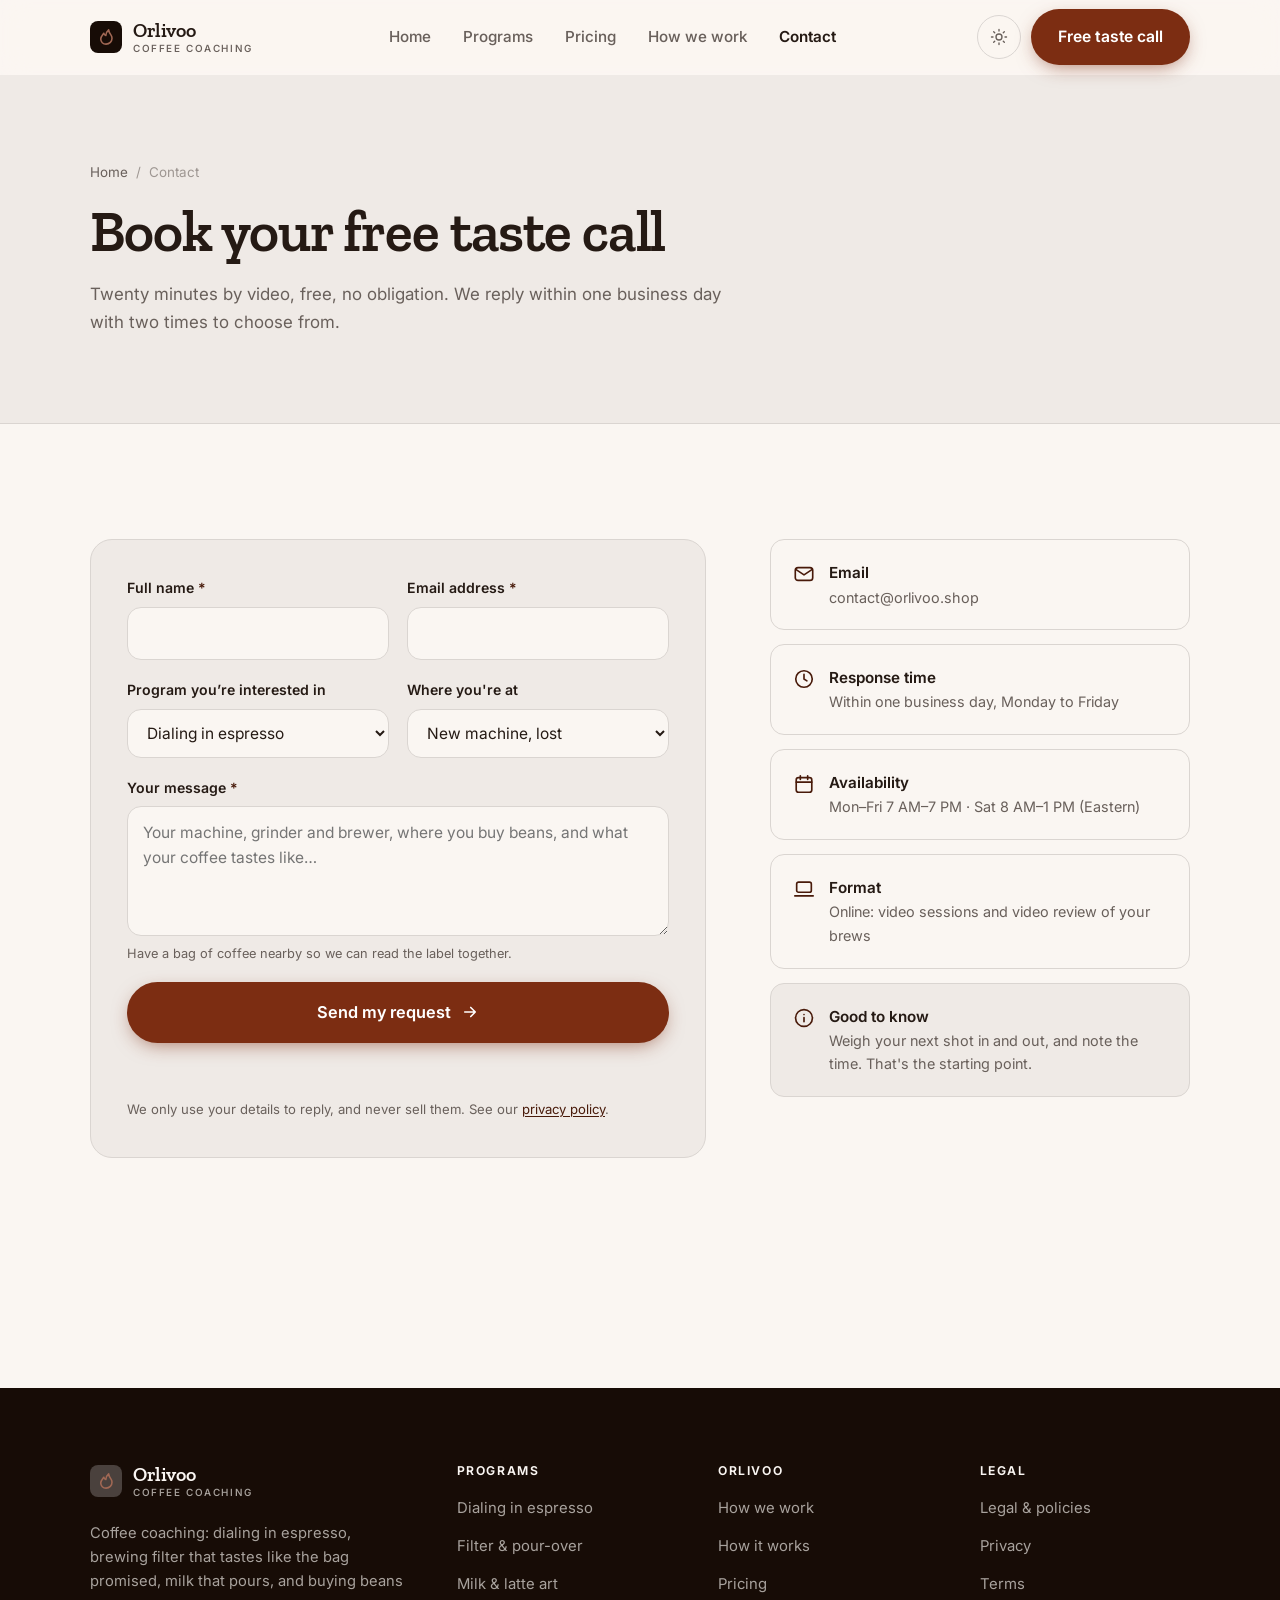
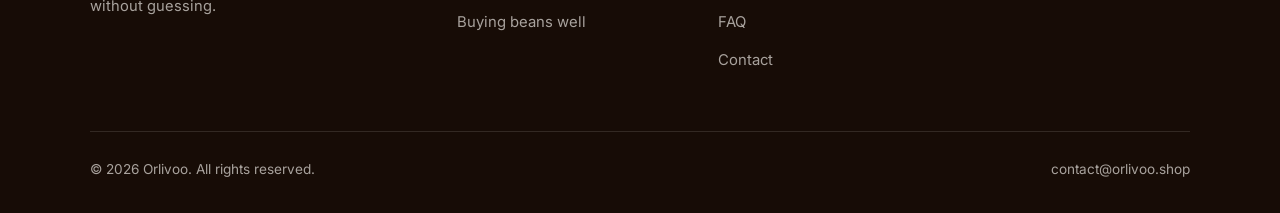
<file: contact.html>
<!DOCTYPE html>
<html lang="en" class="no-js">
<head>
<meta charset="utf-8">
<meta name="viewport" content="width=device-width, initial-scale=1">
<title>Contact — Orlivoo</title>
<meta name="description" content="Book your free 20-minute taste call. We reply within one business day.">
<link rel="canonical" href="https://orlivoo.shop/contact.html">

<meta property="og:type" content="website">
<meta property="og:url" content="https://orlivoo.shop/contact.html">
<meta property="og:site_name" content="Orlivoo">
<meta property="og:locale" content="en_US">
<meta property="og:title" content="Contact — Orlivoo">
<meta property="og:description" content="Book your free 20-minute taste call. We reply within one business day.">
<meta name="theme-color" content="#170c06">

<link rel="icon" href="assets/img/favicon.svg" type="image/svg+xml">
<link rel="preconnect" href="https://fonts.googleapis.com">
<link rel="preconnect" href="https://fonts.gstatic.com" crossorigin>
<link rel="stylesheet" href="https://fonts.googleapis.com/css2?family=Zilla+Slab:wght@400;500;600;700&family=Inter:wght@400..700&display=swap">
<link rel="stylesheet" href="assets/css/style.css">

<!-- Thème appliqué avant le premier rendu (évite le flash) -->
<script>
document.documentElement.classList.remove('no-js');
(function(){try{var t=localStorage.getItem('site-theme');if(t){document.documentElement.setAttribute('data-theme',t);}}catch(e){}})();
</script>
</head>

<body>
<a class="skip-link" href="#main">Skip to main content</a>

<header class="site-header">
  <nav class="wrap nav" aria-label="Main navigation">
    <a class="brand" href="index.html">
      <svg class="brand__mark" viewBox="0 0 64 64" aria-hidden="true">
        <rect class="bm-bg" width="64" height="64" rx="16"/>
        <g class="bm-ic" transform="translate(14 14) scale(1.5)" fill="none" stroke-width="2.1" stroke-linecap="round" stroke-linejoin="round"><path d="M12 21.5c-4 0-7-2.8-7-6.7 0-3.4 2.4-5.6 4-7.8.6 1.6 1.6 2.6 2.8 3 .2-3.1 1.4-5.6 3.7-7.5.3 3 1.6 4.8 3 6.7 1.1 1.5 1.5 3 1.5 4.6 0 4.2-3.3 7.7-8 7.7z"/></g>
      </svg>
      <span>Orlivoo<span class="brand__sub">Coffee coaching</span></span>
    </a>

    <ul class="nav__links" id="nav-links">
      <li><a href="index.html">Home</a></li>
      <li><a href="programs.html">Programs</a></li>
      <li><a href="index.html#pricing">Pricing</a></li>
      <li><a href="about.html">How we work</a></li>
      <li><a href="contact.html" aria-current="page">Contact</a></li>
      <li><a class="btn btn--primary" href="contact.html">Free taste call</a></li>
    </ul>

    <div class="nav__cta">
      <button class="theme-toggle" type="button" aria-label="Switch to dark theme">
        <svg class="icon-sun" viewBox="0 0 24 24" fill="none" stroke="currentColor" stroke-width="1.8" stroke-linecap="round" aria-hidden="true"><circle cx="12" cy="12" r="4"/><path d="M12 2v2m0 16v2M2 12h2m16 0h2M4.9 4.9l1.4 1.4m11.4 11.4 1.4 1.4M19.1 4.9l-1.4 1.4M6.3 17.7l-1.4 1.4"/></svg>
        <svg class="icon-moon" viewBox="0 0 24 24" fill="none" stroke="currentColor" stroke-width="1.8" stroke-linecap="round" stroke-linejoin="round" aria-hidden="true"><path d="M21 12.8A9 9 0 1 1 11.2 3a7 7 0 0 0 9.8 9.8z"/></svg>
      </button>
      <a class="btn btn--primary" href="contact.html">Free taste call</a>
      <button class="nav__toggle" type="button" aria-expanded="false" aria-controls="nav-links" aria-label="Open menu">
        <svg class="icon-open" viewBox="0 0 24 24" fill="none" stroke="currentColor" stroke-width="2" stroke-linecap="round" aria-hidden="true"><path d="M3 6h18M3 12h18M3 18h18"/></svg>
        <svg class="icon-close" viewBox="0 0 24 24" fill="none" stroke="currentColor" stroke-width="2" stroke-linecap="round" aria-hidden="true"><path d="M6 6l12 12M18 6L6 18"/></svg>
      </button>
    </div>
  </nav>
</header>

<main id="main">

<section class="page-head">
  <div class="wrap">
    <nav class="breadcrumb" aria-label="Breadcrumb">
      <a href="index.html">Home</a><span>/</span><span aria-current="page">Contact</span>
    </nav>
    <h1>Book your free taste call</h1>
    <p>Twenty minutes by video, free, no obligation. We reply within one business day with two times to choose from.</p>
  </div>
</section>

<section class="section wrap">
  <div class="form-layout">

    <!--
      FORM: the action attribute holds a placeholder id. Create a free form at
      https://formspree.io and replace VOTRE_ID_FORMSPREE. Until then, the button
      opens the visitor's email app with a pre-filled message to contact@orlivoo.shop.
    -->
    <form class="form" id="contact-form" action="https://formspree.io/f/VOTRE_ID_FORMSPREE" method="POST"
          data-email="contact@orlivoo.shop" data-subject="Taste call request"
          data-msg-mail="Your email app will open with the message ready to send." data-msg-sending="Sending…"
          data-msg-ok="Thanks! Your message is on its way. We reply within one business day." data-msg-err="Sending failed. Please email us directly at">
      <div class="form__row">
        <div class="field">
          <label for="nom">Full name <span class="req" aria-hidden="true">*</span></label>
          <input type="text" id="nom" name="nom" autocomplete="name" required>
        </div>
        <div class="field">
          <label for="email">Email address <span class="req" aria-hidden="true">*</span></label>
          <input type="email" id="email" name="email" autocomplete="email" required>
        </div>
      </div>

      <div class="form__row">
        <div class="field">
          <label for="programme">Program you’re interested in</label>
          <select id="programme" name="programme">
            <option>Dialing in espresso</option>
            <option>Filter &amp; pour-over</option>
            <option>Milk &amp; latte art</option>
            <option>Buying beans well</option>
            <option>Not sure yet</option>
          </select>
        </div>
        <div class="field">
          <label for="niveau">Where you're at</label>
          <select id="niveau" name="niveau">
            <option>New machine, lost</option>
            <option>Drinkable, not good</option>
            <option>Consistent, want better</option>
            <option>Working on latte art</option>
          </select>
        </div>
      </div>

      <div class="field">
        <label for="message">Your message <span class="req" aria-hidden="true">*</span></label>
        <textarea id="message" name="message" required placeholder="Your machine, grinder and brewer, where you buy beans, and what your coffee tastes like…"></textarea>
        <span class="field__hint">Have a bag of coffee nearby so we can read the label together.</span>
      </div>

      <!-- Bot trap: hidden from humans -->
      <div class="visually-hidden" aria-hidden="true">
        <label for="site-web">Leave this field empty</label>
        <input type="text" id="site-web" name="_gotcha" tabindex="-1" autocomplete="off">
      </div>

      <button class="btn btn--primary btn--lg" type="submit">Send my request <svg viewBox="0 0 24 24" fill="none" stroke="currentColor" stroke-width="2.2" stroke-linecap="round" stroke-linejoin="round" aria-hidden="true"><path d="M5 12h14M13 6l6 6-6 6"/></svg></button>

      <p id="form-status" class="form__status" role="status" aria-live="polite"></p>

      <p class="form__note">
        We only use your details to reply, and never sell them. See our <a href="legal.html#privacy">privacy policy</a>.
      </p>
    </form>

    <aside class="contact-aside">
      <div class="contact-card">
        <svg viewBox="0 0 24 24" fill="none" stroke="currentColor" stroke-width="1.8" stroke-linecap="round" stroke-linejoin="round" aria-hidden="true"><rect x="2.5" y="5" width="19" height="14" rx="3"/><path d="M3 7l9 6 9-6"/></svg>
        <div><b>Email</b><a href="mailto:contact@orlivoo.shop">contact@orlivoo.shop</a></div>
      </div>
      <div class="contact-card">
        <svg viewBox="0 0 24 24" fill="none" stroke="currentColor" stroke-width="1.8" stroke-linecap="round" stroke-linejoin="round" aria-hidden="true"><circle cx="12" cy="12" r="9"/><path d="M12 7v5l3.2 2"/></svg>
        <div><b>Response time</b><span>Within one business day, Monday to Friday</span></div>
      </div>
      <div class="contact-card">
        <svg viewBox="0 0 24 24" fill="none" stroke="currentColor" stroke-width="1.8" stroke-linecap="round" stroke-linejoin="round" aria-hidden="true"><rect x="3.5" y="5" width="17" height="16" rx="2.5"/><path d="M8 3v4M16 3v4M3.5 10h17"/></svg>
        <div><b>Availability</b><span>Mon–Fri 7 AM–7 PM · Sat 8 AM–1 PM (Eastern)</span></div>
      </div>
      <div class="contact-card">
        <svg viewBox="0 0 24 24" fill="none" stroke="currentColor" stroke-width="1.8" stroke-linecap="round" stroke-linejoin="round" aria-hidden="true"><rect x="4" y="4.5" width="16" height="11" rx="2"/><path d="M2 19.5h20"/></svg>
        <div><b>Format</b><span>Online: video sessions and video review of your brews</span></div>
      </div>
      <div class="contact-card contact-card--soft">
        <svg viewBox="0 0 24 24" fill="none" stroke="currentColor" stroke-width="1.8" stroke-linecap="round" stroke-linejoin="round" aria-hidden="true"><circle cx="12" cy="12" r="9.2"/><path d="M12 16v-4.5M12 8.2v.1"/></svg>
        <div><b>Good to know</b><span>Weigh your next shot in and out, and note the time. That's the starting point.</span></div>
      </div>
    </aside>

  </div>
</section>

</main>

<footer class="site-footer">
  <div class="wrap">
    <div class="footer__grid">
      <div class="footer__brand">
        <a class="brand" href="index.html">
          <svg class="brand__mark" viewBox="0 0 64 64" aria-hidden="true">
        <rect class="bm-bg" width="64" height="64" rx="16"/>
        <g class="bm-ic" transform="translate(14 14) scale(1.5)" fill="none" stroke-width="2.1" stroke-linecap="round" stroke-linejoin="round"><path d="M12 21.5c-4 0-7-2.8-7-6.7 0-3.4 2.4-5.6 4-7.8.6 1.6 1.6 2.6 2.8 3 .2-3.1 1.4-5.6 3.7-7.5.3 3 1.6 4.8 3 6.7 1.1 1.5 1.5 3 1.5 4.6 0 4.2-3.3 7.7-8 7.7z"/></g>
      </svg>
          <span>Orlivoo<span class="brand__sub">Coffee coaching</span></span>
        </a>
        <p>Coffee coaching: dialing in espresso, brewing filter that tastes like the bag promised, milk that pours, and buying beans without guessing.</p>
      </div>

      <div class="footer__col">
        <h4>Programs</h4>
        <ul>
          <li><a href="programs.html#espresso">Dialing in espresso</a></li>
          <li><a href="programs.html#filter">Filter &amp; pour-over</a></li>
          <li><a href="programs.html#milk">Milk &amp; latte art</a></li>
          <li><a href="programs.html#beans">Buying beans well</a></li>
        </ul>
      </div>

      <div class="footer__col">
        <h4>Orlivoo</h4>
        <ul>
          <li><a href="about.html">How we work</a></li>
          <li><a href="index.html#how-it-works">How it works</a></li>
          <li><a href="index.html#pricing">Pricing</a></li>
          <li><a href="index.html#faq">FAQ</a></li>
          <li><a href="contact.html">Contact</a></li>
        </ul>
      </div>

      <div class="footer__col">
        <h4>Legal</h4>
        <ul>
          <li><a href="legal.html">Legal &amp; policies</a></li>
          <li><a href="legal.html#privacy">Privacy</a></li>
          <li><a href="legal.html#terms">Terms</a></li>
        </ul>
      </div>
    </div>

    <div class="footer__bottom">
      <p>© <span data-year>2026</span> Orlivoo. All rights reserved.</p>
      <p><a href="mailto:contact@orlivoo.shop">contact@orlivoo.shop</a></p>
    </div>
  </div>
</footer>

<script src="assets/js/main.js" defer></script>
</body>
</html>
</file>
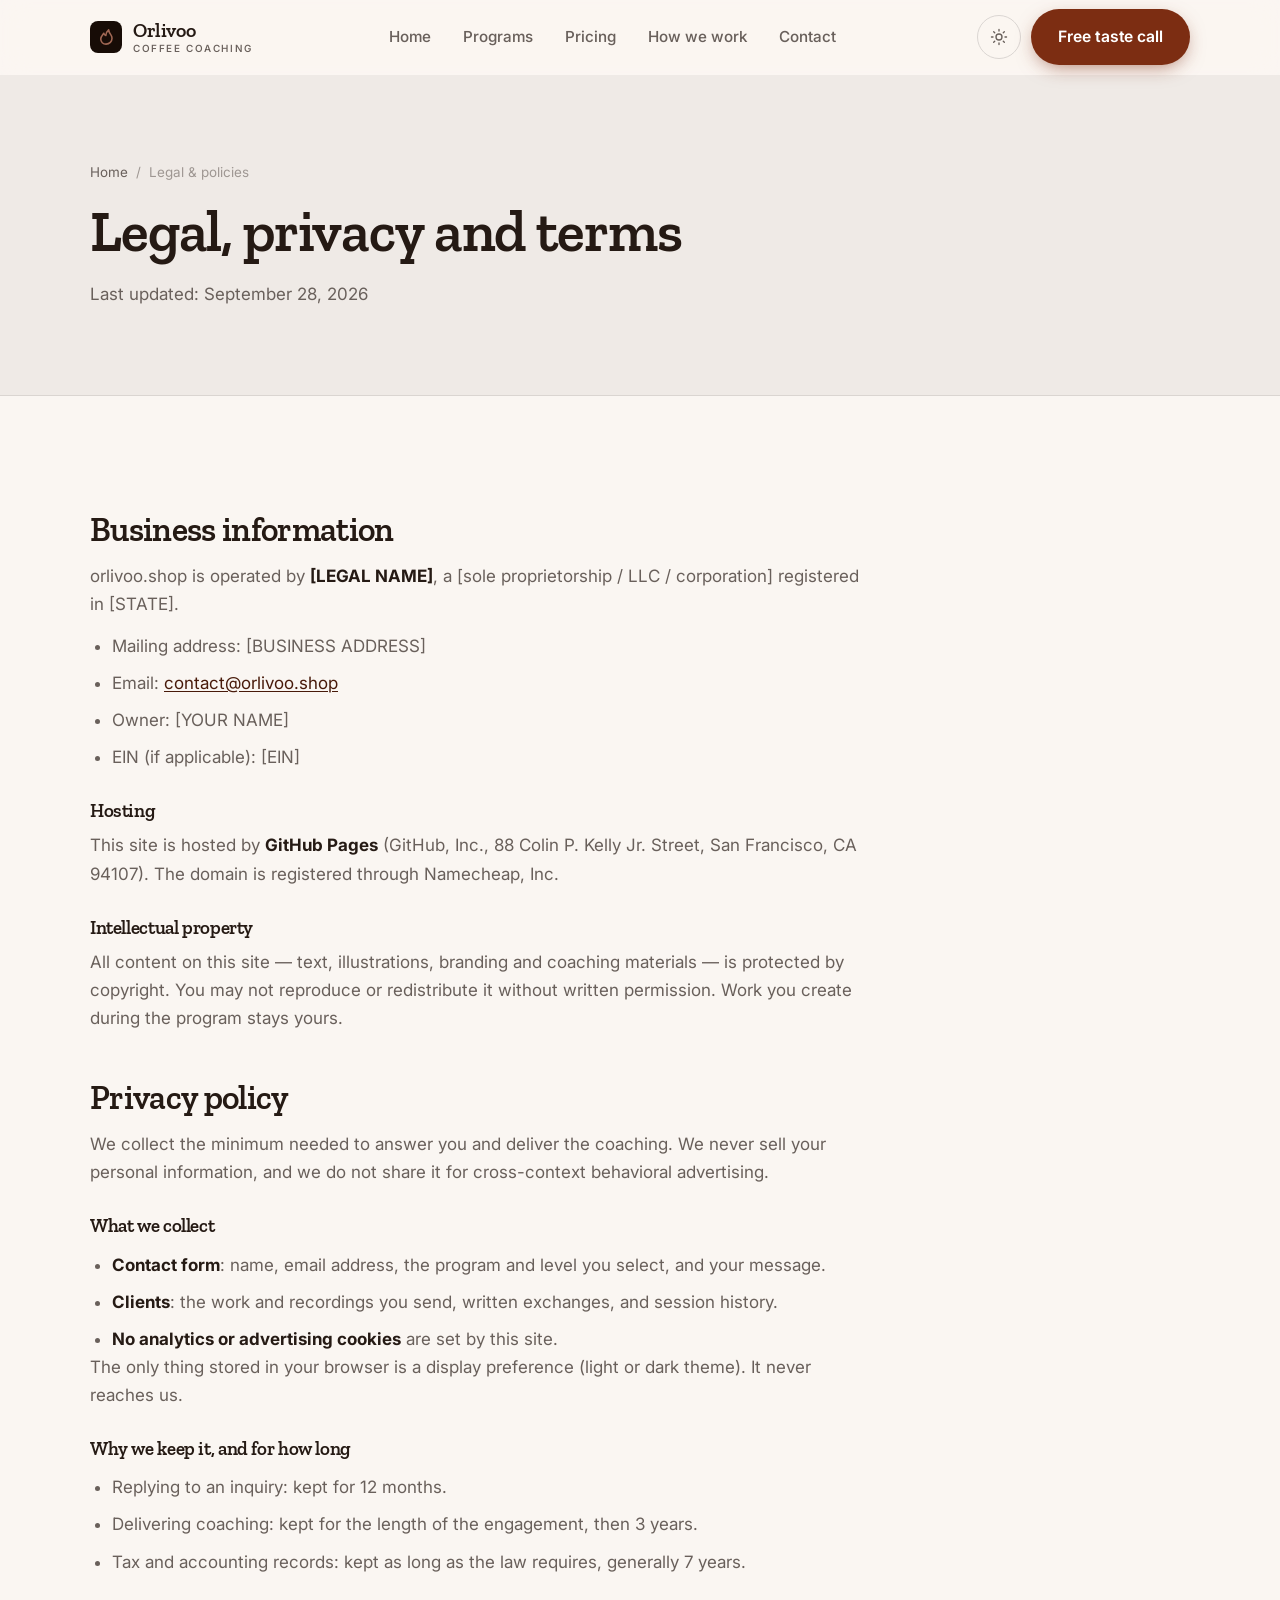
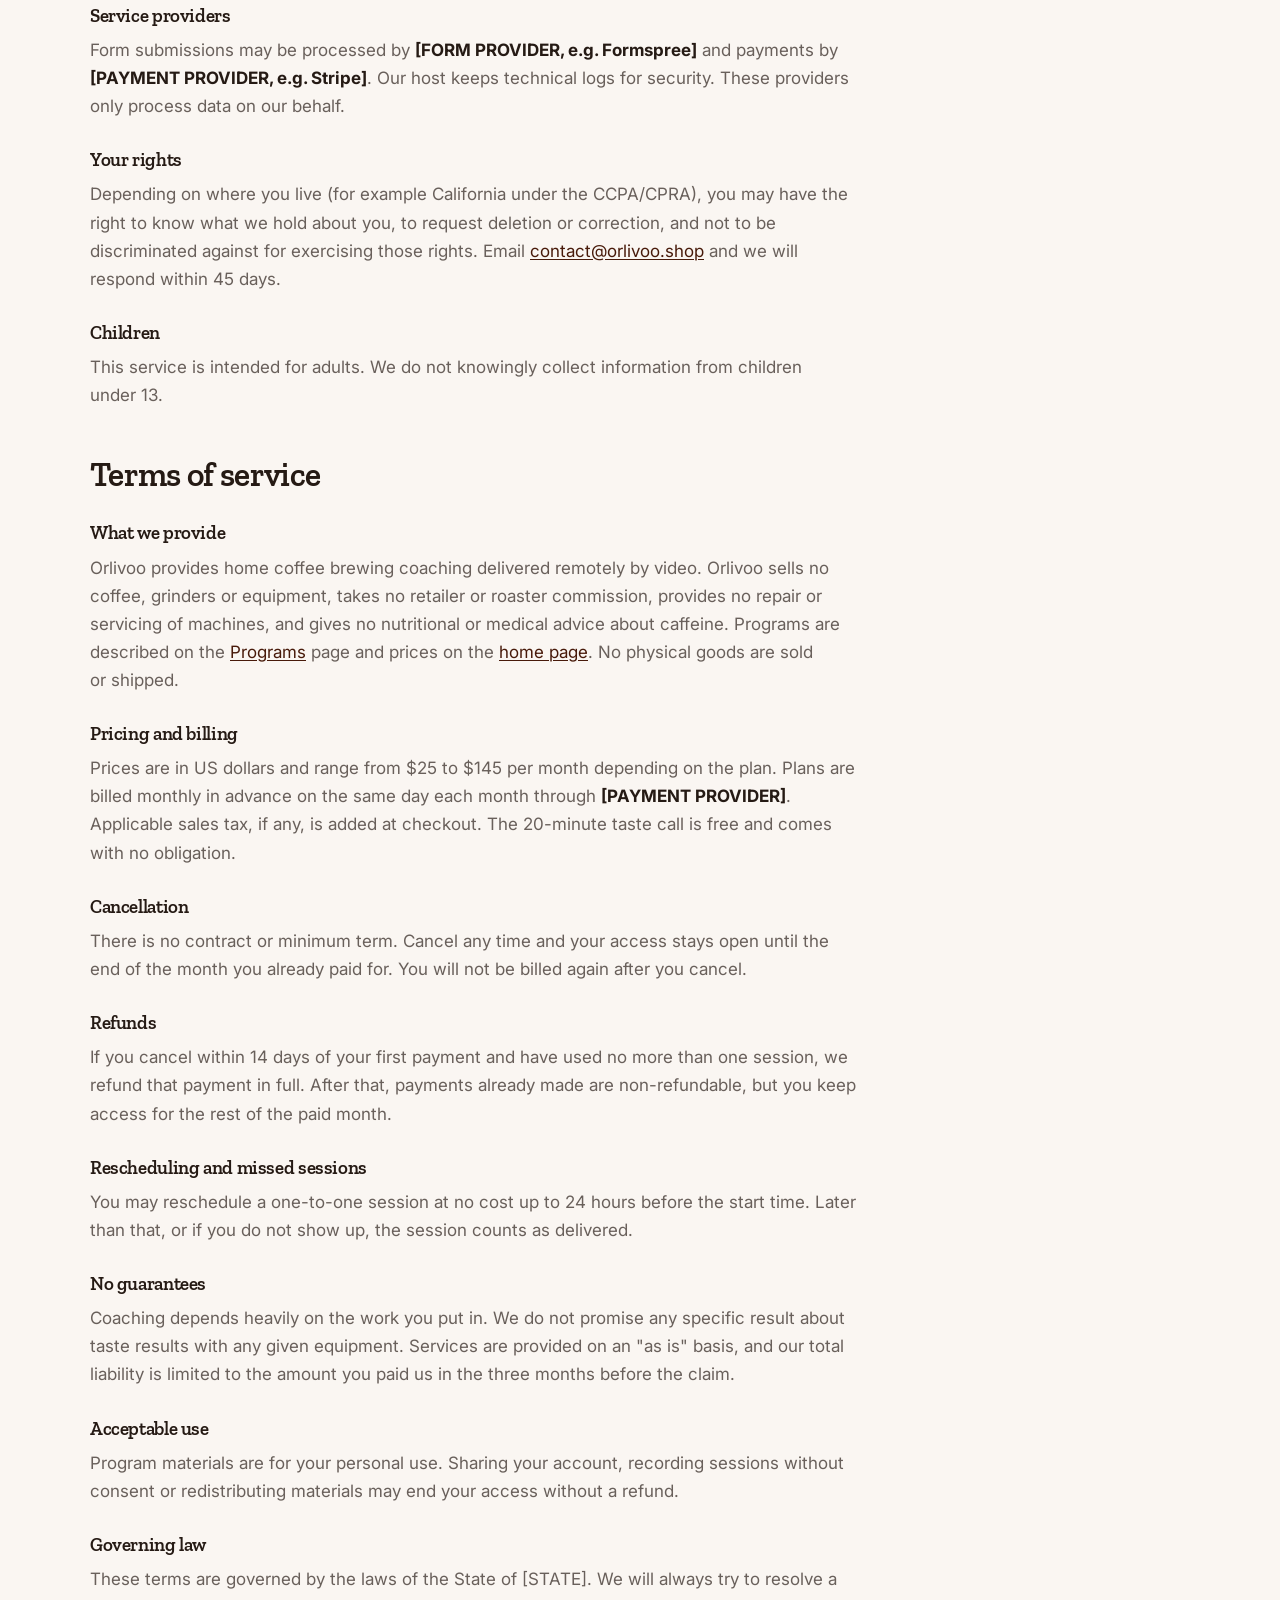
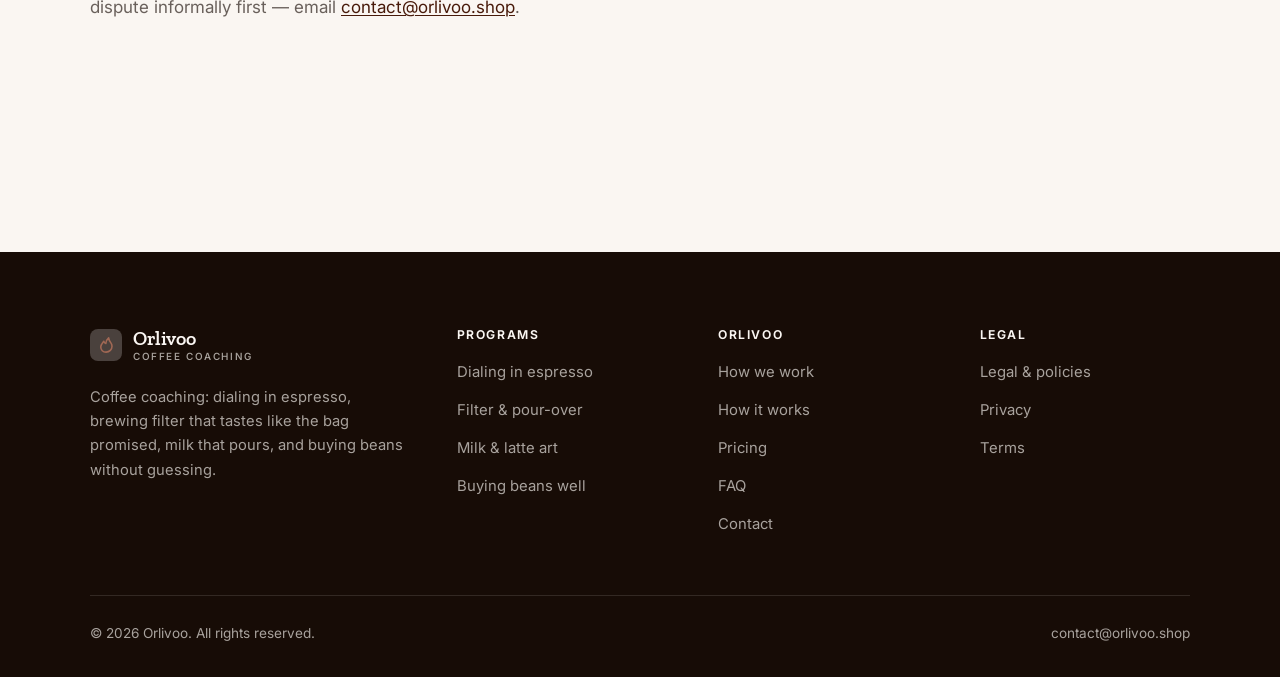
<file: legal.html>
<!DOCTYPE html>
<html lang="en" class="no-js">
<head>
<meta charset="utf-8">
<meta name="viewport" content="width=device-width, initial-scale=1">
<title>Legal, privacy and terms — Orlivoo</title>
<meta name="description" content="Business information, privacy policy and terms of service for Orlivoo.">
<meta name="robots" content="noindex">

<meta property="og:type" content="website">
<meta property="og:url" content="https://orlivoo.shop/legal.html">
<meta property="og:site_name" content="Orlivoo">
<meta property="og:locale" content="en_US">
<meta property="og:title" content="Legal, privacy and terms — Orlivoo">
<meta property="og:description" content="Business information, privacy policy and terms of service for Orlivoo.">
<meta name="theme-color" content="#170c06">

<link rel="icon" href="assets/img/favicon.svg" type="image/svg+xml">
<link rel="preconnect" href="https://fonts.googleapis.com">
<link rel="preconnect" href="https://fonts.gstatic.com" crossorigin>
<link rel="stylesheet" href="https://fonts.googleapis.com/css2?family=Zilla+Slab:wght@400;500;600;700&family=Inter:wght@400..700&display=swap">
<link rel="stylesheet" href="assets/css/style.css">

<!-- Thème appliqué avant le premier rendu (évite le flash) -->
<script>
document.documentElement.classList.remove('no-js');
(function(){try{var t=localStorage.getItem('site-theme');if(t){document.documentElement.setAttribute('data-theme',t);}}catch(e){}})();
</script>
</head>

<body>
<a class="skip-link" href="#main">Skip to main content</a>

<header class="site-header">
  <nav class="wrap nav" aria-label="Main navigation">
    <a class="brand" href="index.html">
      <svg class="brand__mark" viewBox="0 0 64 64" aria-hidden="true">
        <rect class="bm-bg" width="64" height="64" rx="16"/>
        <g class="bm-ic" transform="translate(14 14) scale(1.5)" fill="none" stroke-width="2.1" stroke-linecap="round" stroke-linejoin="round"><path d="M12 21.5c-4 0-7-2.8-7-6.7 0-3.4 2.4-5.6 4-7.8.6 1.6 1.6 2.6 2.8 3 .2-3.1 1.4-5.6 3.7-7.5.3 3 1.6 4.8 3 6.7 1.1 1.5 1.5 3 1.5 4.6 0 4.2-3.3 7.7-8 7.7z"/></g>
      </svg>
      <span>Orlivoo<span class="brand__sub">Coffee coaching</span></span>
    </a>

    <ul class="nav__links" id="nav-links">
      <li><a href="index.html">Home</a></li>
      <li><a href="programs.html">Programs</a></li>
      <li><a href="index.html#pricing">Pricing</a></li>
      <li><a href="about.html">How we work</a></li>
      <li><a href="contact.html">Contact</a></li>
      <li><a class="btn btn--primary" href="contact.html">Free taste call</a></li>
    </ul>

    <div class="nav__cta">
      <button class="theme-toggle" type="button" aria-label="Switch to dark theme">
        <svg class="icon-sun" viewBox="0 0 24 24" fill="none" stroke="currentColor" stroke-width="1.8" stroke-linecap="round" aria-hidden="true"><circle cx="12" cy="12" r="4"/><path d="M12 2v2m0 16v2M2 12h2m16 0h2M4.9 4.9l1.4 1.4m11.4 11.4 1.4 1.4M19.1 4.9l-1.4 1.4M6.3 17.7l-1.4 1.4"/></svg>
        <svg class="icon-moon" viewBox="0 0 24 24" fill="none" stroke="currentColor" stroke-width="1.8" stroke-linecap="round" stroke-linejoin="round" aria-hidden="true"><path d="M21 12.8A9 9 0 1 1 11.2 3a7 7 0 0 0 9.8 9.8z"/></svg>
      </button>
      <a class="btn btn--primary" href="contact.html">Free taste call</a>
      <button class="nav__toggle" type="button" aria-expanded="false" aria-controls="nav-links" aria-label="Open menu">
        <svg class="icon-open" viewBox="0 0 24 24" fill="none" stroke="currentColor" stroke-width="2" stroke-linecap="round" aria-hidden="true"><path d="M3 6h18M3 12h18M3 18h18"/></svg>
        <svg class="icon-close" viewBox="0 0 24 24" fill="none" stroke="currentColor" stroke-width="2" stroke-linecap="round" aria-hidden="true"><path d="M6 6l12 12M18 6L6 18"/></svg>
      </button>
    </div>
  </nav>
</header>

<main id="main">

<section class="page-head">
  <div class="wrap">
    <nav class="breadcrumb" aria-label="Breadcrumb">
      <a href="index.html">Home</a><span>/</span><span aria-current="page">Legal &amp; policies</span>
    </nav>
    <h1>Legal, privacy and terms</h1>
    <p>Last updated: <time datetime="2026-09-28">September 28, 2026</time></p>
  </div>
</section>

<section class="section wrap">
  <div class="prose">

    <!--
      TO DO: this is a skeleton, not legal advice. Replace every [BRACKET] with
      your real details before selling, and have a lawyer review it if you can.
      Consumer protection rules differ by state.
    -->

    <h2 id="business">Business information</h2>
    <p>
      orlivoo.shop is operated by <strong>[LEGAL NAME]</strong>, a [sole proprietorship / LLC / corporation]
      registered in [STATE].
    </p>
    <ul>
      <li>Mailing address: [BUSINESS ADDRESS]</li>
      <li>Email: <a href="mailto:contact@orlivoo.shop">contact@orlivoo.shop</a></li>
      <li>Owner: [YOUR NAME]</li>
      <li>EIN (if applicable): [EIN]</li>
    </ul>

    <h3>Hosting</h3>
    <p>
      This site is hosted by <strong>GitHub Pages</strong> (GitHub, Inc., 88 Colin P. Kelly Jr. Street,
      San Francisco, CA 94107). The domain is registered through Namecheap, Inc.
    </p>

    <h3>Intellectual property</h3>
    <p>
      All content on this site — text, illustrations, branding and coaching materials — is protected by
      copyright. You may not reproduce or redistribute it without written permission. Work you create during
      the program stays yours.
    </p>

    <h2 id="privacy">Privacy policy</h2>
    <p>
      We collect the minimum needed to answer you and deliver the coaching. We never sell your personal
      information, and we do not share it for cross-context behavioral advertising.
    </p>
    <h3>What we collect</h3>
    <ul>
      <li><strong>Contact form</strong>: name, email address, the program and level you select, and your message.</li>
      <li><strong>Clients</strong>: the work and recordings you send, written exchanges, and session history.</li>
      <li><strong>No analytics or advertising cookies</strong> are set by this site.</li>
    </ul>
    <p>
      The only thing stored in your browser is a display preference (light or dark theme). It never reaches us.
    </p>
    <h3>Why we keep it, and for how long</h3>
    <ul>
      <li>Replying to an inquiry: kept for 12 months.</li>
      <li>Delivering coaching: kept for the length of the engagement, then 3 years.</li>
      <li>Tax and accounting records: kept as long as the law requires, generally 7 years.</li>
    </ul>
    <h3>Service providers</h3>
    <p>
      Form submissions may be processed by <strong>[FORM PROVIDER, e.g. Formspree]</strong> and payments by
      <strong>[PAYMENT PROVIDER, e.g. Stripe]</strong>. Our host keeps technical logs for security. These
      providers only process data on our behalf.
    </p>
    <h3>Your rights</h3>
    <p>
      Depending on where you live (for example California under the CCPA/CPRA), you may have the right to
      know what we hold about you, to request deletion or correction, and not to be discriminated against for
      exercising those rights. Email <a href="mailto:contact@orlivoo.shop">contact@orlivoo.shop</a> and we will respond within 45 days.
    </p>
    <h3>Children</h3>
    <p>
      This service is intended for adults. We do not knowingly collect information from children under 13.
    </p>

    <h2 id="terms">Terms of service</h2>
    <h3>What we provide</h3>
    <p>
      Orlivoo provides home coffee brewing coaching delivered remotely by video. Orlivoo sells no coffee, grinders or equipment, takes no retailer or roaster commission, provides no repair or servicing of machines, and gives no nutritional or medical advice about caffeine. Programs are described on the
      <a href="programs.html">Programs</a> page and prices on the <a href="index.html#pricing">home page</a>.
      No physical goods are sold or shipped.
    </p>
    <h3>Pricing and billing</h3>
    <p>
      Prices are in US dollars and range from $25 to $145 per month
      depending on the plan. Plans are billed monthly in advance on the same day each month through
      <strong>[PAYMENT PROVIDER]</strong>. Applicable sales tax, if any, is added at checkout.
      The 20-minute taste call is free and comes with no obligation.
    </p>
    <h3>Cancellation</h3>
    <p>
      There is no contract or minimum term. Cancel any time and your access stays open until the end of the
      month you already paid for. You will not be billed again after you cancel.
    </p>
    <h3>Refunds</h3>
    <p>
      If you cancel within 14 days of your first payment and have used no more than one session, we refund
      that payment in full. After that, payments already made are non-refundable, but you keep access for the
      rest of the paid month.
    </p>
    <h3>Rescheduling and missed sessions</h3>
    <p>
      You may reschedule a one-to-one session at no cost up to 24 hours before the start time. Later than
      that, or if you do not show up, the session counts as delivered.
    </p>
    <h3>No guarantees</h3>
    <p>
      Coaching depends heavily on the work you put in. We do not promise any specific result
      about taste results with any given equipment. Services are provided on an "as is" basis, and our total
      liability is limited to the amount you paid us in the three months before the claim.
    </p>
    <h3>Acceptable use</h3>
    <p>
      Program materials are for your personal use. Sharing your account, recording sessions without consent
      or redistributing materials may end your access without a refund.
    </p>
    <h3>Governing law</h3>
    <p>
      These terms are governed by the laws of the State of [STATE]. We will always try to resolve a dispute
      informally first — email <a href="mailto:contact@orlivoo.shop">contact@orlivoo.shop</a>.
    </p>

  </div>
</section>

</main>

<footer class="site-footer">
  <div class="wrap">
    <div class="footer__grid">
      <div class="footer__brand">
        <a class="brand" href="index.html">
          <svg class="brand__mark" viewBox="0 0 64 64" aria-hidden="true">
        <rect class="bm-bg" width="64" height="64" rx="16"/>
        <g class="bm-ic" transform="translate(14 14) scale(1.5)" fill="none" stroke-width="2.1" stroke-linecap="round" stroke-linejoin="round"><path d="M12 21.5c-4 0-7-2.8-7-6.7 0-3.4 2.4-5.6 4-7.8.6 1.6 1.6 2.6 2.8 3 .2-3.1 1.4-5.6 3.7-7.5.3 3 1.6 4.8 3 6.7 1.1 1.5 1.5 3 1.5 4.6 0 4.2-3.3 7.7-8 7.7z"/></g>
      </svg>
          <span>Orlivoo<span class="brand__sub">Coffee coaching</span></span>
        </a>
        <p>Coffee coaching: dialing in espresso, brewing filter that tastes like the bag promised, milk that pours, and buying beans without guessing.</p>
      </div>

      <div class="footer__col">
        <h4>Programs</h4>
        <ul>
          <li><a href="programs.html#espresso">Dialing in espresso</a></li>
          <li><a href="programs.html#filter">Filter &amp; pour-over</a></li>
          <li><a href="programs.html#milk">Milk &amp; latte art</a></li>
          <li><a href="programs.html#beans">Buying beans well</a></li>
        </ul>
      </div>

      <div class="footer__col">
        <h4>Orlivoo</h4>
        <ul>
          <li><a href="about.html">How we work</a></li>
          <li><a href="index.html#how-it-works">How it works</a></li>
          <li><a href="index.html#pricing">Pricing</a></li>
          <li><a href="index.html#faq">FAQ</a></li>
          <li><a href="contact.html">Contact</a></li>
        </ul>
      </div>

      <div class="footer__col">
        <h4>Legal</h4>
        <ul>
          <li><a href="legal.html">Legal &amp; policies</a></li>
          <li><a href="legal.html#privacy">Privacy</a></li>
          <li><a href="legal.html#terms">Terms</a></li>
        </ul>
      </div>
    </div>

    <div class="footer__bottom">
      <p>© <span data-year>2026</span> Orlivoo. All rights reserved.</p>
      <p><a href="mailto:contact@orlivoo.shop">contact@orlivoo.shop</a></p>
    </div>
  </div>
</footer>

<script src="assets/js/main.js" defer></script>
</body>
</html>
</file>
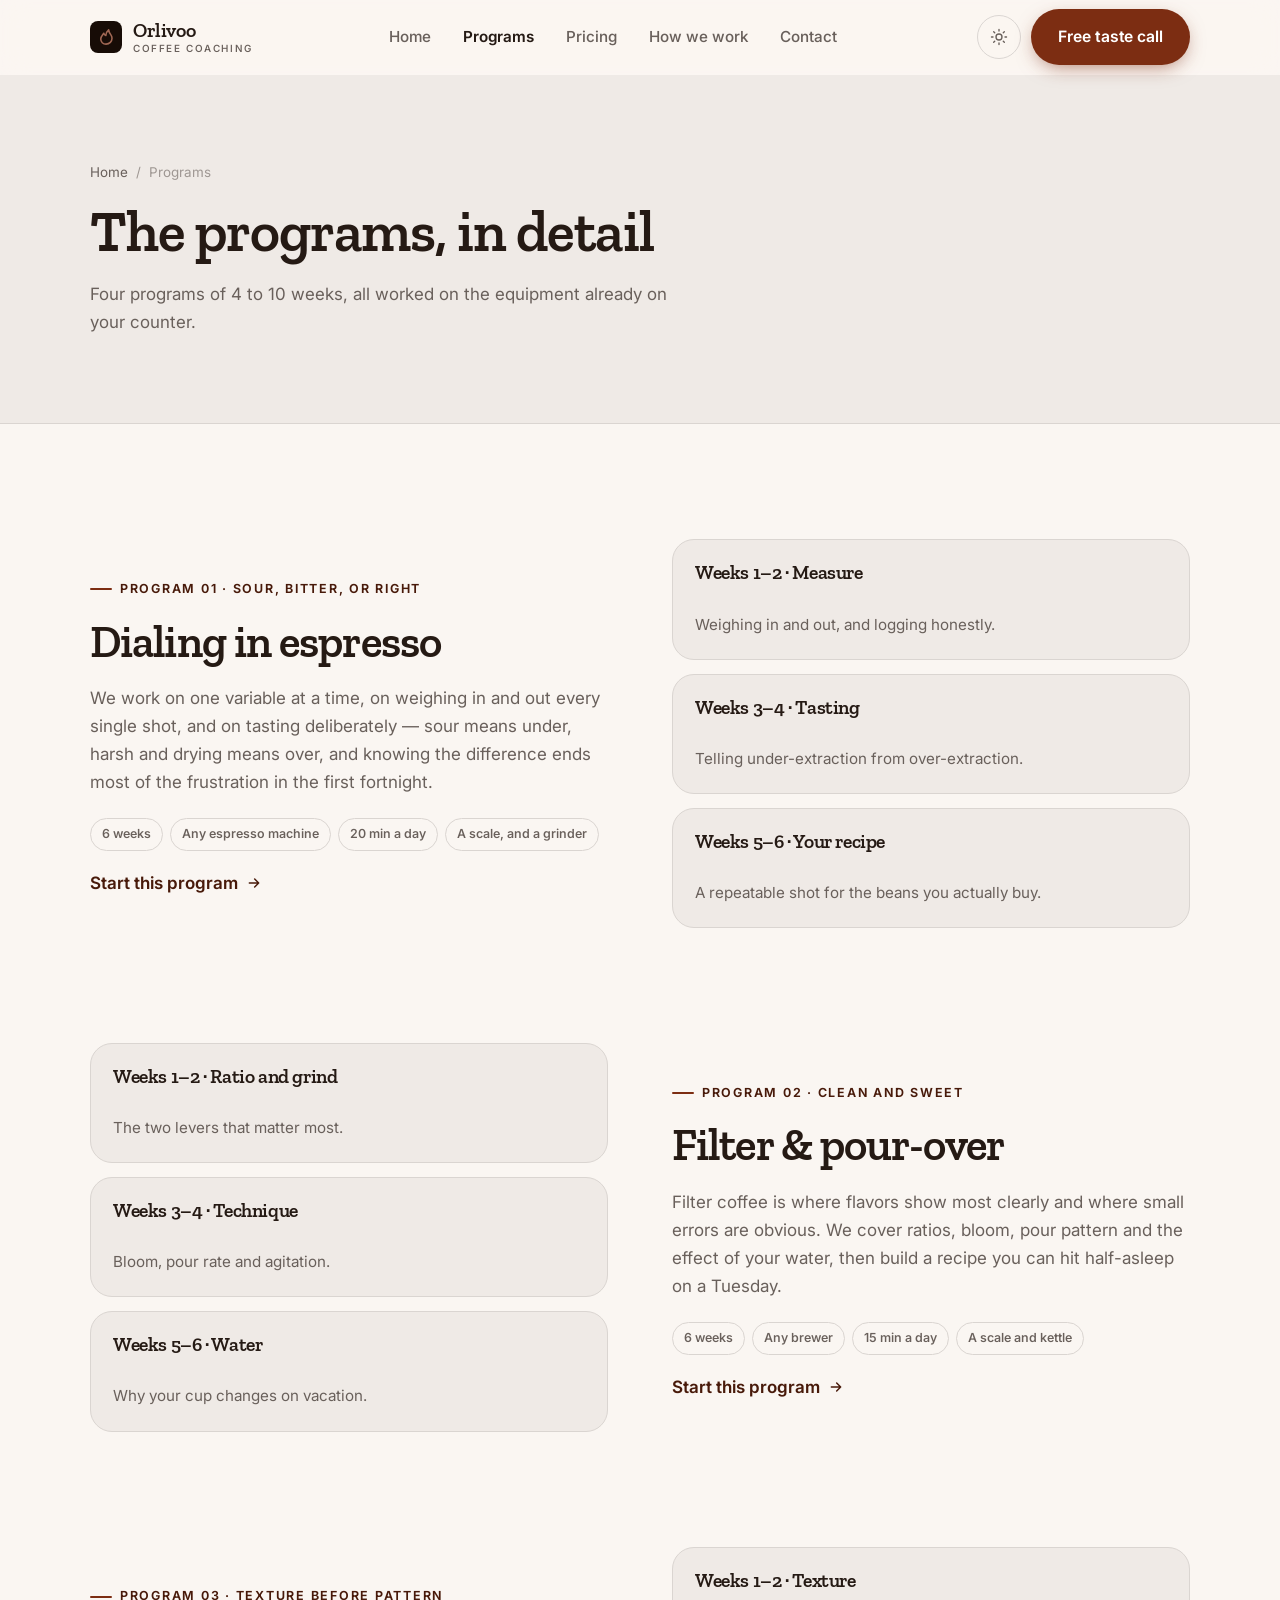
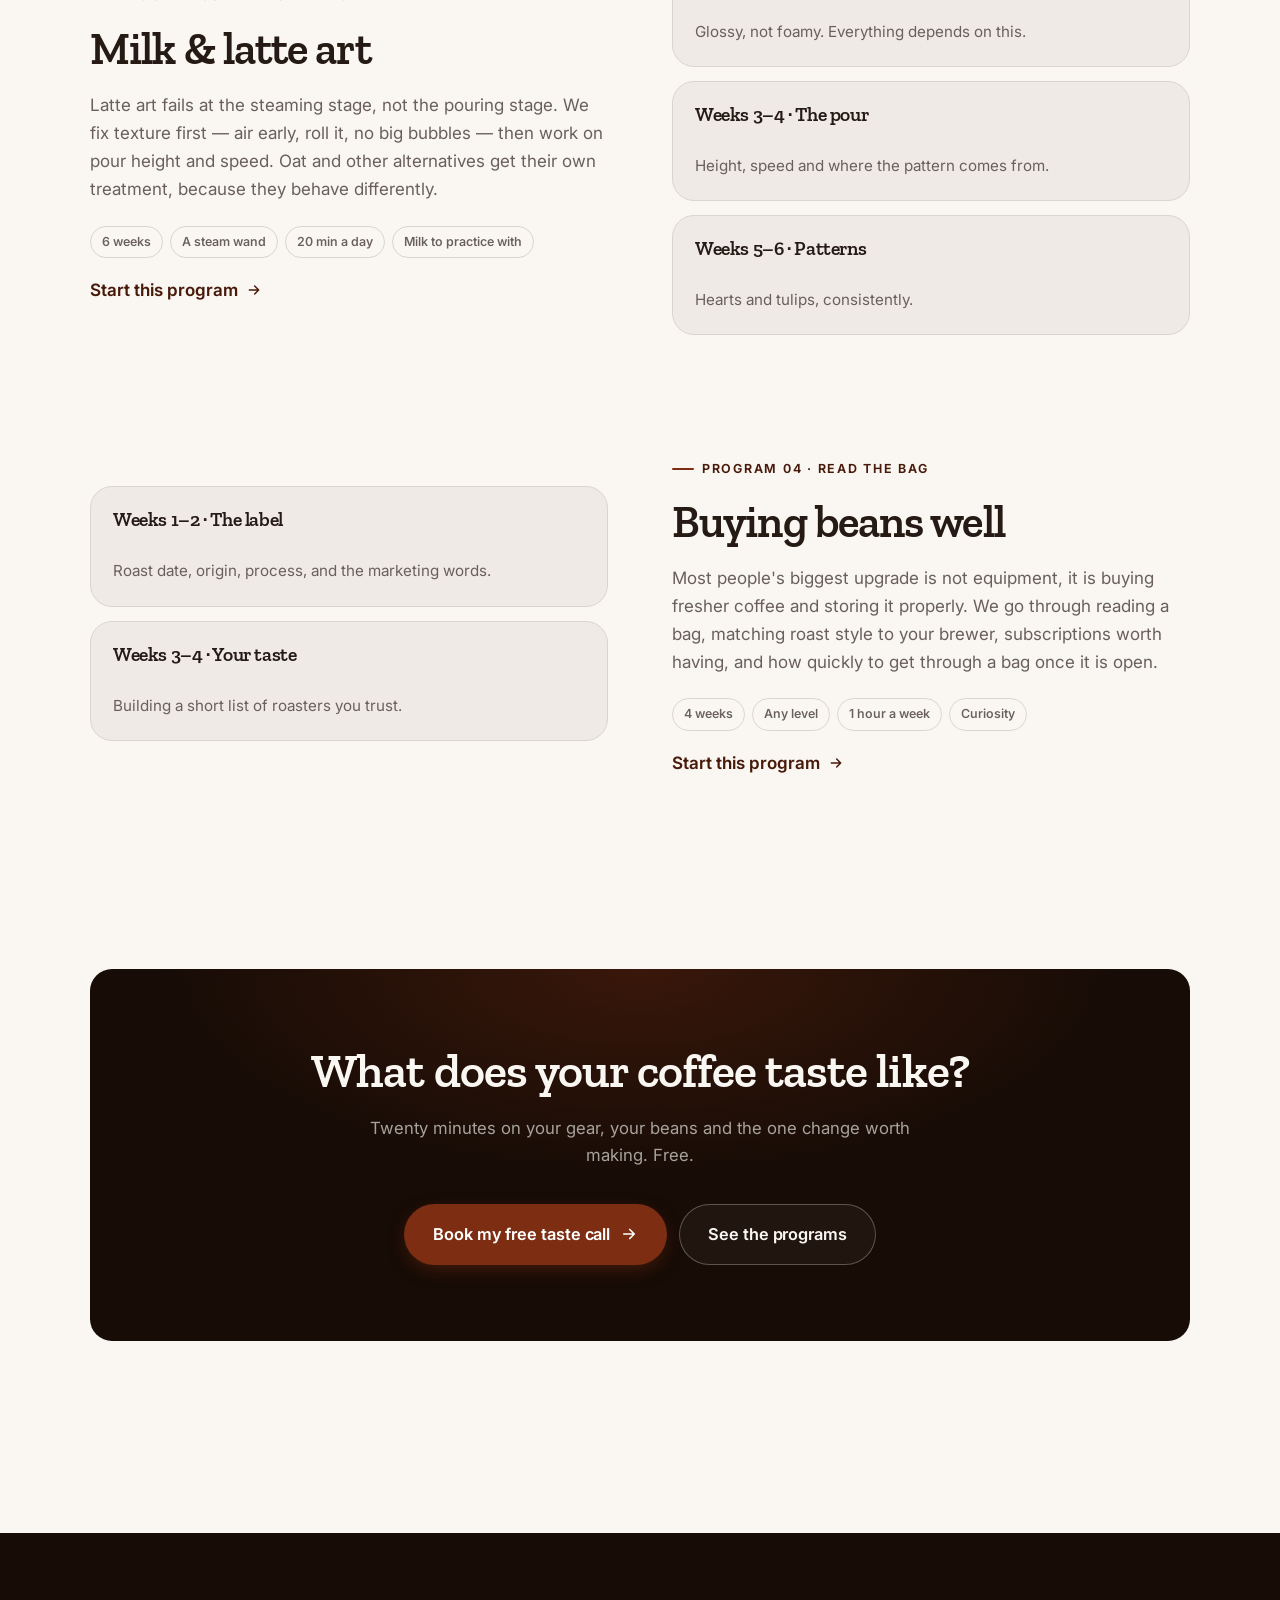
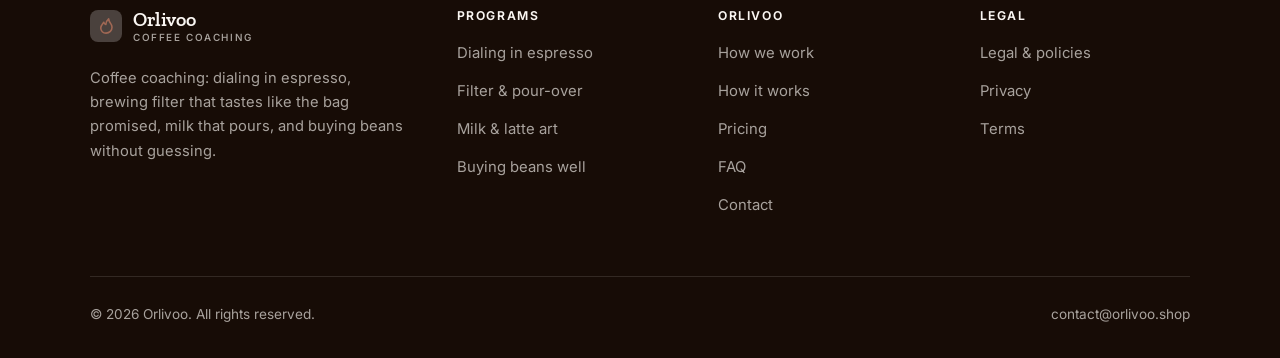
<file: programs.html>
<!DOCTYPE html>
<html lang="en" class="no-js">
<head>
<meta charset="utf-8">
<meta name="viewport" content="width=device-width, initial-scale=1">
<title>Programs — Orlivoo</title>
<meta name="description" content="Coffee coaching programs: dialing in espresso, filter and pour-over, milk texturing and latte art, buying beans well.">
<link rel="canonical" href="https://orlivoo.shop/programs.html">

<meta property="og:type" content="website">
<meta property="og:url" content="https://orlivoo.shop/programs.html">
<meta property="og:site_name" content="Orlivoo">
<meta property="og:locale" content="en_US">
<meta property="og:title" content="Programs — Orlivoo">
<meta property="og:description" content="Coffee coaching programs: dialing in espresso, filter and pour-over, milk texturing and latte art, buying beans well.">
<meta name="theme-color" content="#170c06">

<link rel="icon" href="assets/img/favicon.svg" type="image/svg+xml">
<link rel="preconnect" href="https://fonts.googleapis.com">
<link rel="preconnect" href="https://fonts.gstatic.com" crossorigin>
<link rel="stylesheet" href="https://fonts.googleapis.com/css2?family=Zilla+Slab:wght@400;500;600;700&family=Inter:wght@400..700&display=swap">
<link rel="stylesheet" href="assets/css/style.css">

<!-- Thème appliqué avant le premier rendu (évite le flash) -->
<script>
document.documentElement.classList.remove('no-js');
(function(){try{var t=localStorage.getItem('site-theme');if(t){document.documentElement.setAttribute('data-theme',t);}}catch(e){}})();
</script>
</head>

<body>
<a class="skip-link" href="#main">Skip to main content</a>

<header class="site-header">
  <nav class="wrap nav" aria-label="Main navigation">
    <a class="brand" href="index.html">
      <svg class="brand__mark" viewBox="0 0 64 64" aria-hidden="true">
        <rect class="bm-bg" width="64" height="64" rx="16"/>
        <g class="bm-ic" transform="translate(14 14) scale(1.5)" fill="none" stroke-width="2.1" stroke-linecap="round" stroke-linejoin="round"><path d="M12 21.5c-4 0-7-2.8-7-6.7 0-3.4 2.4-5.6 4-7.8.6 1.6 1.6 2.6 2.8 3 .2-3.1 1.4-5.6 3.7-7.5.3 3 1.6 4.8 3 6.7 1.1 1.5 1.5 3 1.5 4.6 0 4.2-3.3 7.7-8 7.7z"/></g>
      </svg>
      <span>Orlivoo<span class="brand__sub">Coffee coaching</span></span>
    </a>

    <ul class="nav__links" id="nav-links">
      <li><a href="index.html">Home</a></li>
      <li><a href="programs.html" aria-current="page">Programs</a></li>
      <li><a href="index.html#pricing">Pricing</a></li>
      <li><a href="about.html">How we work</a></li>
      <li><a href="contact.html">Contact</a></li>
      <li><a class="btn btn--primary" href="contact.html">Free taste call</a></li>
    </ul>

    <div class="nav__cta">
      <button class="theme-toggle" type="button" aria-label="Switch to dark theme">
        <svg class="icon-sun" viewBox="0 0 24 24" fill="none" stroke="currentColor" stroke-width="1.8" stroke-linecap="round" aria-hidden="true"><circle cx="12" cy="12" r="4"/><path d="M12 2v2m0 16v2M2 12h2m16 0h2M4.9 4.9l1.4 1.4m11.4 11.4 1.4 1.4M19.1 4.9l-1.4 1.4M6.3 17.7l-1.4 1.4"/></svg>
        <svg class="icon-moon" viewBox="0 0 24 24" fill="none" stroke="currentColor" stroke-width="1.8" stroke-linecap="round" stroke-linejoin="round" aria-hidden="true"><path d="M21 12.8A9 9 0 1 1 11.2 3a7 7 0 0 0 9.8 9.8z"/></svg>
      </button>
      <a class="btn btn--primary" href="contact.html">Free taste call</a>
      <button class="nav__toggle" type="button" aria-expanded="false" aria-controls="nav-links" aria-label="Open menu">
        <svg class="icon-open" viewBox="0 0 24 24" fill="none" stroke="currentColor" stroke-width="2" stroke-linecap="round" aria-hidden="true"><path d="M3 6h18M3 12h18M3 18h18"/></svg>
        <svg class="icon-close" viewBox="0 0 24 24" fill="none" stroke="currentColor" stroke-width="2" stroke-linecap="round" aria-hidden="true"><path d="M6 6l12 12M18 6L6 18"/></svg>
      </button>
    </div>
  </nav>
</header>

<main id="main">

<section class="page-head">
  <div class="wrap">
    <nav class="breadcrumb" aria-label="Breadcrumb">
      <a href="index.html">Home</a><span>/</span><span aria-current="page">Programs</span>
    </nav>
    <h1>The programs, in detail</h1>
    <p>Four programs of 4 to 10 weeks, all worked on the equipment already on your counter.</p>
  </div>
</section>

<section class="section wrap" id="espresso">
  <div class="split reveal">
    <div>
      <span class="eyebrow">Program 01 · Sour, bitter, or right</span>
      <h2>Dialing in espresso</h2>
      <p>We work on one variable at a time, on weighing in and out every single shot, and on tasting deliberately — sour means under, harsh and drying means over, and knowing the difference ends most of the frustration in the first fortnight.</p>
      <ul class="tags"><li>6 weeks</li><li>Any espresso machine</li><li>20 min a day</li><li>A scale, and a grinder</li></ul>
      <p><a class="arrow-link" href="contact.html">Start this program <svg viewBox="0 0 24 24" fill="none" stroke="currentColor" stroke-width="2.2" stroke-linecap="round" stroke-linejoin="round" aria-hidden="true"><path d="M5 12h14M13 6l6 6-6 6"/></svg></a></p>
    </div>
    <div class="grid grid--2 grid--tight">
      <article class="card card--sm">
        <h3>Weeks 1–2 · Measure</h3>
        <p>Weighing in and out, and logging honestly.</p>
      </article>
      <article class="card card--sm">
        <h3>Weeks 3–4 · Tasting</h3>
        <p>Telling under-extraction from over-extraction.</p>
      </article>
      <article class="card card--sm">
        <h3>Weeks 5–6 · Your recipe</h3>
        <p>A repeatable shot for the beans you actually buy.</p>
      </article>
    </div>
  </div>
</section>

<section class="section section--flush wrap" id="filter">
  <div class="split reveal">
    <div class="grid grid--2 grid--tight">
      <article class="card card--sm">
        <h3>Weeks 1–2 · Ratio and grind</h3>
        <p>The two levers that matter most.</p>
      </article>
      <article class="card card--sm">
        <h3>Weeks 3–4 · Technique</h3>
        <p>Bloom, pour rate and agitation.</p>
      </article>
      <article class="card card--sm">
        <h3>Weeks 5–6 · Water</h3>
        <p>Why your cup changes on vacation.</p>
      </article>
    </div>
    <div>
      <span class="eyebrow">Program 02 · Clean and sweet</span>
      <h2>Filter &amp; pour-over</h2>
      <p>Filter coffee is where flavors show most clearly and where small errors are obvious. We cover ratios, bloom, pour pattern and the effect of your water, then build a recipe you can hit half-asleep on a Tuesday.</p>
      <ul class="tags"><li>6 weeks</li><li>Any brewer</li><li>15 min a day</li><li>A scale and kettle</li></ul>
      <p><a class="arrow-link" href="contact.html">Start this program <svg viewBox="0 0 24 24" fill="none" stroke="currentColor" stroke-width="2.2" stroke-linecap="round" stroke-linejoin="round" aria-hidden="true"><path d="M5 12h14M13 6l6 6-6 6"/></svg></a></p>
    </div>
  </div>
</section>

<section class="section section--flush wrap" id="milk">
  <div class="split reveal">
    <div>
      <span class="eyebrow">Program 03 · Texture before pattern</span>
      <h2>Milk &amp; latte art</h2>
      <p>Latte art fails at the steaming stage, not the pouring stage. We fix texture first — air early, roll it, no big bubbles — then work on pour height and speed. Oat and other alternatives get their own treatment, because they behave differently.</p>
      <ul class="tags"><li>6 weeks</li><li>A steam wand</li><li>20 min a day</li><li>Milk to practice with</li></ul>
      <p><a class="arrow-link" href="contact.html">Start this program <svg viewBox="0 0 24 24" fill="none" stroke="currentColor" stroke-width="2.2" stroke-linecap="round" stroke-linejoin="round" aria-hidden="true"><path d="M5 12h14M13 6l6 6-6 6"/></svg></a></p>
    </div>
    <div class="grid grid--2 grid--tight">
      <article class="card card--sm">
        <h3>Weeks 1–2 · Texture</h3>
        <p>Glossy, not foamy. Everything depends on this.</p>
      </article>
      <article class="card card--sm">
        <h3>Weeks 3–4 · The pour</h3>
        <p>Height, speed and where the pattern comes from.</p>
      </article>
      <article class="card card--sm">
        <h3>Weeks 5–6 · Patterns</h3>
        <p>Hearts and tulips, consistently.</p>
      </article>
    </div>
  </div>
</section>

<section class="section section--flush wrap" id="beans">
  <div class="split reveal">
    <div class="grid grid--2 grid--tight">
      <article class="card card--sm">
        <h3>Weeks 1–2 · The label</h3>
        <p>Roast date, origin, process, and the marketing words.</p>
      </article>
      <article class="card card--sm">
        <h3>Weeks 3–4 · Your taste</h3>
        <p>Building a short list of roasters you trust.</p>
      </article>
    </div>
    <div>
      <span class="eyebrow">Program 04 · Read the bag</span>
      <h2>Buying beans well</h2>
      <p>Most people's biggest upgrade is not equipment, it is buying fresher coffee and storing it properly. We go through reading a bag, matching roast style to your brewer, subscriptions worth having, and how quickly to get through a bag once it is open.</p>
      <ul class="tags"><li>4 weeks</li><li>Any level</li><li>1 hour a week</li><li>Curiosity</li></ul>
      <p><a class="arrow-link" href="contact.html">Start this program <svg viewBox="0 0 24 24" fill="none" stroke="currentColor" stroke-width="2.2" stroke-linecap="round" stroke-linejoin="round" aria-hidden="true"><path d="M5 12h14M13 6l6 6-6 6"/></svg></a></p>
    </div>
  </div>
</section>

<section class="wrap section--tight">
  <div class="cta-band reveal">
    <h2>What does your coffee taste like?</h2>
    <p>Twenty minutes on your gear, your beans and the one change worth making. Free.</p>
    <div class="hero__actions">
      <a class="btn btn--primary btn--lg" href="contact.html">Book my free taste call <svg viewBox="0 0 24 24" fill="none" stroke="currentColor" stroke-width="2.2" stroke-linecap="round" stroke-linejoin="round" aria-hidden="true"><path d="M5 12h14M13 6l6 6-6 6"/></svg></a>
      <a class="btn btn--on-dark btn--lg" href="programs.html">See the programs</a>
    </div>
  </div>
</section>

</main>

<footer class="site-footer">
  <div class="wrap">
    <div class="footer__grid">
      <div class="footer__brand">
        <a class="brand" href="index.html">
          <svg class="brand__mark" viewBox="0 0 64 64" aria-hidden="true">
        <rect class="bm-bg" width="64" height="64" rx="16"/>
        <g class="bm-ic" transform="translate(14 14) scale(1.5)" fill="none" stroke-width="2.1" stroke-linecap="round" stroke-linejoin="round"><path d="M12 21.5c-4 0-7-2.8-7-6.7 0-3.4 2.4-5.6 4-7.8.6 1.6 1.6 2.6 2.8 3 .2-3.1 1.4-5.6 3.7-7.5.3 3 1.6 4.8 3 6.7 1.1 1.5 1.5 3 1.5 4.6 0 4.2-3.3 7.7-8 7.7z"/></g>
      </svg>
          <span>Orlivoo<span class="brand__sub">Coffee coaching</span></span>
        </a>
        <p>Coffee coaching: dialing in espresso, brewing filter that tastes like the bag promised, milk that pours, and buying beans without guessing.</p>
      </div>

      <div class="footer__col">
        <h4>Programs</h4>
        <ul>
          <li><a href="programs.html#espresso">Dialing in espresso</a></li>
          <li><a href="programs.html#filter">Filter &amp; pour-over</a></li>
          <li><a href="programs.html#milk">Milk &amp; latte art</a></li>
          <li><a href="programs.html#beans">Buying beans well</a></li>
        </ul>
      </div>

      <div class="footer__col">
        <h4>Orlivoo</h4>
        <ul>
          <li><a href="about.html">How we work</a></li>
          <li><a href="index.html#how-it-works">How it works</a></li>
          <li><a href="index.html#pricing">Pricing</a></li>
          <li><a href="index.html#faq">FAQ</a></li>
          <li><a href="contact.html">Contact</a></li>
        </ul>
      </div>

      <div class="footer__col">
        <h4>Legal</h4>
        <ul>
          <li><a href="legal.html">Legal &amp; policies</a></li>
          <li><a href="legal.html#privacy">Privacy</a></li>
          <li><a href="legal.html#terms">Terms</a></li>
        </ul>
      </div>
    </div>

    <div class="footer__bottom">
      <p>© <span data-year>2026</span> Orlivoo. All rights reserved.</p>
      <p><a href="mailto:contact@orlivoo.shop">contact@orlivoo.shop</a></p>
    </div>
  </div>
</footer>

<script src="assets/js/main.js" defer></script>
</body>
</html>
</file>
<file: assets/css/style.css>
/* Orlivoo — couleurs et polices de la marque.
   Modifier ces valeurs suffit à changer l'identité visuelle de tout le site. */
:root {
  --c-accent:    #7c2d12;
  --c-on-accent: #ffffff;
  --c-ink:       #170c06;
  --c-paper:     #faf6f2;

  --accent-ink-light: color-mix(in srgb, var(--c-accent) 58%, black);
  --accent-on-dark:   color-mix(in srgb, var(--c-accent) 72%, white);

  --font-display: "Zilla Slab", Georgia, "Times New Roman", serif;
  --font-body: "Inter", system-ui, -apple-system, "Segoe UI", sans-serif;
  --display-weight: 600;
  --display-tracking: -.02em;
}

/* ==========================================================================
   Feuille de style commune aux sites de coaching
   Les couleurs de marque (--c-accent, --c-on-accent, --c-ink, --c-paper) et
   les polices sont définies juste au-dessus, par site. Tout le reste en dérive.
   ========================================================================== */

/* --------------------------------------------------------------------------
   1. Tokens dérivés
   -------------------------------------------------------------------------- */

:root {
  /* Thème clair */
  --paper:      var(--c-paper);
  --paper-2:    color-mix(in srgb, var(--c-paper) 95%, var(--c-ink));
  --paper-3:    color-mix(in srgb, var(--c-paper) 89%, var(--c-ink));
  --line:       color-mix(in srgb, var(--c-paper) 86%, var(--c-ink));
  --text:       color-mix(in srgb, var(--c-ink) 94%, var(--c-paper));
  --muted:      color-mix(in srgb, var(--c-ink) 64%, var(--c-paper));
  --accent:     var(--c-accent);
  --accent-600: color-mix(in srgb, var(--c-accent) 86%, black);
  --accent-ink: var(--accent-ink-light);
  --on-accent:  var(--c-on-accent);
  --ink:        var(--c-ink);
  --ink-soft:   color-mix(in srgb, var(--c-ink) 90%, white);
  --on-ink:     var(--c-paper);
  --on-ink-mut: color-mix(in srgb, var(--c-paper) 64%, var(--c-ink));
  --brand-bg:   var(--c-ink);

  /* Rayons */
  --r-sm: 8px;
  --r-md: 14px;
  --r-lg: 22px;
  --r-full: 999px;

  /* Ombres */
  --sh-1: 0 1px 2px rgba(0, 0, 0, .05), 0 2px 8px rgba(0, 0, 0, .04);
  --sh-2: 0 2px 4px rgba(0, 0, 0, .05), 0 12px 32px rgba(0, 0, 0, .09);
  --sh-3: 0 4px 8px rgba(0, 0, 0, .06), 0 24px 56px rgba(0, 0, 0, .14);

  /* Rythme */
  --gutter: clamp(16px, 4vw, 40px);
  --maxw: 1180px;
  --section-y: clamp(64px, 9vw, 124px);

  --ease: cubic-bezier(.22, .61, .36, 1);
}

/* Thème sombre — suit le système, sauf si l'utilisateur a choisi « clair » */
@media (prefers-color-scheme: dark) {
  :root:not([data-theme="light"]) {
    --paper:      var(--c-ink);
    --paper-2:    color-mix(in srgb, var(--c-ink) 92%, white);
    --paper-3:    color-mix(in srgb, var(--c-ink) 86%, white);
    --line:       color-mix(in srgb, var(--c-ink) 80%, white);
    --text:       color-mix(in srgb, var(--c-paper) 94%, var(--c-ink));
    --muted:      color-mix(in srgb, var(--c-paper) 66%, var(--c-ink));
    --accent-ink: var(--accent-on-dark);
    --ink:        color-mix(in srgb, var(--c-ink) 72%, black);
    --brand-bg:   color-mix(in srgb, var(--c-ink) 80%, white);
    --sh-1: 0 1px 2px rgba(0, 0, 0, .4), 0 2px 8px rgba(0, 0, 0, .3);
    --sh-2: 0 2px 4px rgba(0, 0, 0, .4), 0 12px 32px rgba(0, 0, 0, .45);
    --sh-3: 0 4px 8px rgba(0, 0, 0, .45), 0 24px 56px rgba(0, 0, 0, .55);
  }
}

/* Thème sombre — choix explicite */
:root[data-theme="dark"] {
  --paper:      var(--c-ink);
  --paper-2:    color-mix(in srgb, var(--c-ink) 92%, white);
  --paper-3:    color-mix(in srgb, var(--c-ink) 86%, white);
  --line:       color-mix(in srgb, var(--c-ink) 80%, white);
  --text:       color-mix(in srgb, var(--c-paper) 94%, var(--c-ink));
  --muted:      color-mix(in srgb, var(--c-paper) 66%, var(--c-ink));
  --accent-ink: var(--accent-on-dark);
  --ink:        color-mix(in srgb, var(--c-ink) 72%, black);
  --brand-bg:   color-mix(in srgb, var(--c-ink) 80%, white);
  --sh-1: 0 1px 2px rgba(0, 0, 0, .4), 0 2px 8px rgba(0, 0, 0, .3);
  --sh-2: 0 2px 4px rgba(0, 0, 0, .4), 0 12px 32px rgba(0, 0, 0, .45);
  --sh-3: 0 4px 8px rgba(0, 0, 0, .45), 0 24px 56px rgba(0, 0, 0, .55);
}

/* --------------------------------------------------------------------------
   2. Reset / base
   -------------------------------------------------------------------------- */

*, *::before, *::after { box-sizing: border-box; }

* { margin: 0; }

html {
  -webkit-text-size-adjust: 100%;
  scroll-behavior: smooth;
  scroll-padding-top: 88px;
}

body {
  background: var(--paper);
  color: var(--text);
  font-family: var(--font-body);
  font-size: 17px;
  line-height: 1.65;
  -webkit-font-smoothing: antialiased;
  text-rendering: optimizeLegibility;
  overflow-x: hidden;
}

img, svg, video { display: block; max-width: 100%; height: auto; }

a { color: inherit; text-decoration: none; }

button, input, textarea, select { font: inherit; color: inherit; }

h1, h2, h3, h4 {
  font-family: var(--font-display);
  font-weight: var(--display-weight);
  line-height: 1.08;
  letter-spacing: var(--display-tracking);
  text-wrap: balance;
}

p { text-wrap: pretty; }

:focus-visible {
  outline: 3px solid var(--accent);
  outline-offset: 3px;
  border-radius: 4px;
}

::selection { background: var(--accent); color: var(--on-accent); }

/* --------------------------------------------------------------------------
   3. Utilitaires de mise en page
   -------------------------------------------------------------------------- */

.wrap {
  width: 100%;
  max-width: var(--maxw);
  margin-inline: auto;
  padding-inline: var(--gutter);
}

.section { padding-block: var(--section-y); }
.section--flush { padding-top: 0; }
.section--tight { padding-block: clamp(48px, 6vw, 80px); }

.skip-link {
  position: absolute;
  left: 12px;
  top: -100px;
  z-index: 200;
  background: var(--accent);
  color: var(--on-accent);
  padding: 12px 20px;
  border-radius: var(--r-sm);
  font-weight: 600;
  transition: top .2s var(--ease);
}
.skip-link:focus { top: 12px; }

.eyebrow {
  display: inline-flex;
  align-items: center;
  gap: 8px;
  font-size: .78rem;
  font-weight: 650;
  letter-spacing: .14em;
  text-transform: uppercase;
  color: var(--accent-ink);
  margin-bottom: 18px;
}
.eyebrow::before {
  content: "";
  width: 22px;
  height: 2px;
  background: var(--accent);
  border-radius: 2px;
}

.section-head { max-width: 62ch; margin-bottom: clamp(36px, 5vw, 60px); }
.section-head h2 { font-size: clamp(2rem, 4.4vw, 3.1rem); }
.section-head p {
  margin-top: 18px;
  color: var(--muted);
  font-size: clamp(1rem, 1.6vw, 1.12rem);
  max-width: 58ch;
}

.section-head--center { margin-inline: auto; text-align: center; }
.section-head--center .eyebrow { justify-content: center; }
.section-head--center p { margin-inline: auto; }

/* --------------------------------------------------------------------------
   4. Boutons
   -------------------------------------------------------------------------- */

.btn {
  display: inline-flex;
  align-items: center;
  justify-content: center;
  gap: 10px;
  padding: 14px 26px;
  border: 1px solid transparent;
  border-radius: var(--r-full);
  font-weight: 620;
  font-size: .98rem;
  letter-spacing: -.005em;
  cursor: pointer;
  white-space: nowrap;
  transition: transform .18s var(--ease), background-color .18s var(--ease),
              border-color .18s var(--ease), box-shadow .18s var(--ease), color .18s var(--ease);
}
.btn:hover { transform: translateY(-2px); }
.btn:active { transform: translateY(0); }

.btn--primary {
  background: var(--accent);
  color: var(--on-accent);
  box-shadow: 0 6px 20px -6px color-mix(in srgb, var(--c-accent) 65%, transparent);
}
.btn--primary:hover {
  background: var(--accent-600);
  box-shadow: 0 12px 28px -8px color-mix(in srgb, var(--c-accent) 70%, transparent);
}

.btn--ghost {
  border-color: var(--line);
  background: transparent;
  color: var(--text);
}
.btn--ghost:hover { border-color: var(--accent); color: var(--accent-ink); }

.btn--on-dark {
  border-color: color-mix(in srgb, var(--c-paper) 28%, transparent);
  color: var(--on-ink);
  background: color-mix(in srgb, var(--c-paper) 4%, transparent);
}
.btn--on-dark:hover {
  border-color: color-mix(in srgb, var(--c-paper) 60%, transparent);
  background: color-mix(in srgb, var(--c-paper) 10%, transparent);
}

.btn--lg { padding: 16px 28px; font-size: 1.02rem; }
.btn--block { width: 100%; }

.btn svg { width: 18px; height: 18px; flex: none; }

@media (max-width: 420px) {
  .btn--lg { padding: 15px 22px; font-size: 1rem; white-space: normal; text-align: center; }
}

/* Lien fléché */
.arrow-link {
  display: inline-flex;
  align-items: center;
  gap: 8px;
  font-weight: 620;
  color: var(--accent-ink);
}
.arrow-link svg { width: 16px; height: 16px; transition: transform .18s var(--ease); }
.arrow-link:hover svg { transform: translateX(4px); }

/* --------------------------------------------------------------------------
   5. En-tête / navigation
   -------------------------------------------------------------------------- */

.site-header {
  position: sticky;
  top: 0;
  z-index: 100;
  background: color-mix(in srgb, var(--paper) 82%, transparent);
  backdrop-filter: saturate(180%) blur(14px);
  -webkit-backdrop-filter: saturate(180%) blur(14px);
  border-bottom: 1px solid transparent;
  transition: border-color .25s var(--ease), background-color .25s var(--ease);
}
.site-header.is-stuck {
  border-bottom-color: var(--line);
  background: color-mix(in srgb, var(--paper) 94%, transparent);
}

.nav {
  display: flex;
  align-items: center;
  justify-content: space-between;
  gap: 24px;
  height: 74px;
}

.brand {
  display: inline-flex;
  align-items: center;
  gap: 11px;
  font-family: var(--font-display);
  font-weight: var(--display-weight);
  font-size: 1.24rem;
  letter-spacing: var(--display-tracking);
  flex: none;
  line-height: 1.1;
}
.brand__mark { width: 32px; height: 32px; flex: none; }
.brand__mark .bm-bg { fill: var(--brand-bg); }
.brand__mark .bm-ic { stroke: var(--accent-on-dark); color: var(--accent-on-dark); }
.brand__sub {
  display: block;
  font-family: var(--font-body);
  font-size: .62rem;
  font-weight: 550;
  letter-spacing: .16em;
  text-transform: uppercase;
  color: var(--muted);
  margin-top: 1px;
}

.nav__links {
  display: flex;
  align-items: center;
  gap: 4px;
  list-style: none;
  padding: 0;
}
.nav__links a {
  display: block;
  padding: 9px 14px;
  border-radius: var(--r-full);
  font-size: .95rem;
  font-weight: 520;
  color: var(--muted);
  transition: color .16s var(--ease), background-color .16s var(--ease);
}
.nav__links a:hover { color: var(--text); background: var(--paper-2); }
.nav__links a[aria-current="page"] { color: var(--text); font-weight: 620; }
.nav__links .btn { display: none; }

.nav__cta { display: flex; align-items: center; gap: 10px; flex: none; }

.nav__toggle {
  display: none;
  width: 44px;
  height: 44px;
  align-items: center;
  justify-content: center;
  background: transparent;
  border: 1px solid var(--line);
  border-radius: var(--r-full);
  cursor: pointer;
}
.nav__toggle svg { width: 20px; height: 20px; }
.nav__toggle .icon-close { display: none; }
.nav__toggle[aria-expanded="true"] .icon-open { display: none; }
.nav__toggle[aria-expanded="true"] .icon-close { display: block; }

@media (max-width: 900px) {
  .nav__links, .nav__cta .btn { display: none; }
  .nav__toggle { display: inline-flex; }

  .nav__links {
    position: fixed;
    inset: 74px 0 auto;
    flex-direction: column;
    align-items: stretch;
    gap: 2px;
    padding: 20px var(--gutter) 32px;
    background: var(--paper);
    border-bottom: 1px solid var(--line);
    box-shadow: var(--sh-2);
  }
  .nav__links.is-open { display: flex; }
  .nav__links a { padding: 14px 4px; font-size: 1.1rem; border-radius: var(--r-sm); }
  .nav__links a.btn { display: inline-flex; margin-top: 14px; padding: 14px 26px; color: var(--on-accent); }
}

@media (max-width: 380px) {
  .brand__sub { display: none; }
}

/* Bouton de thème */
.theme-toggle {
  width: 44px;
  height: 44px;
  display: inline-flex;
  align-items: center;
  justify-content: center;
  background: transparent;
  border: 1px solid var(--line);
  border-radius: var(--r-full);
  cursor: pointer;
  color: var(--muted);
  transition: color .16s var(--ease), border-color .16s var(--ease);
}
.theme-toggle:hover { color: var(--text); border-color: var(--accent); }
.theme-toggle svg { width: 18px; height: 18px; }
.theme-toggle .icon-moon { display: none; }
:root[data-theme="dark"] .theme-toggle .icon-sun { display: none; }
:root[data-theme="dark"] .theme-toggle .icon-moon { display: block; }
@media (prefers-color-scheme: dark) {
  :root:not([data-theme="light"]) .theme-toggle .icon-sun { display: none; }
  :root:not([data-theme="light"]) .theme-toggle .icon-moon { display: block; }
}

/* --------------------------------------------------------------------------
   6. Hero
   -------------------------------------------------------------------------- */

.hero {
  position: relative;
  background: var(--ink);
  color: var(--on-ink);
  overflow: hidden;
  isolation: isolate;
}

/* Halo de couleur + grain léger */
.hero::before {
  content: "";
  position: absolute;
  inset: -30% -10% auto;
  height: 130%;
  background:
    radial-gradient(60% 55% at 78% 18%, color-mix(in srgb, var(--c-accent) 34%, transparent), transparent 62%),
    radial-gradient(48% 44% at 12% 88%, color-mix(in srgb, var(--c-accent) 16%, transparent), transparent 66%);
  z-index: -2;
  pointer-events: none;
}
.hero::after {
  content: "";
  position: absolute;
  inset: 0;
  background-image: url("data:image/svg+xml,%3Csvg xmlns='http://www.w3.org/2000/svg' width='160' height='160'%3E%3Cfilter id='n'%3E%3CfeTurbulence type='fractalNoise' baseFrequency='.85' numOctaves='3'/%3E%3C/filter%3E%3Crect width='160' height='160' filter='url(%23n)' opacity='.28'/%3E%3C/svg%3E");
  opacity: .45;
  mix-blend-mode: overlay;
  z-index: -1;
  pointer-events: none;
}

.hero__inner {
  display: grid;
  grid-template-columns: minmax(0, 1.05fr) minmax(0, .95fr);
  align-items: center;
  gap: clamp(32px, 5vw, 72px);
  padding-block: clamp(56px, 8vw, 110px);
}

.hero h1 {
  font-size: clamp(2.5rem, 6vw, 4.6rem);
  letter-spacing: calc(var(--display-tracking) * 1.4);
}
.hero h1 em {
  font-style: normal;
  color: var(--accent-on-dark);
  text-decoration: underline;
  text-decoration-color: color-mix(in srgb, var(--c-accent) 45%, transparent);
  text-decoration-thickness: .1em;
  text-underline-offset: .14em;
  text-decoration-skip-ink: none;
}

.hero__lede {
  margin-top: 22px;
  font-size: clamp(1.04rem, 1.9vw, 1.2rem);
  color: var(--on-ink-mut);
  max-width: 50ch;
}

.hero__actions {
  display: flex;
  flex-wrap: wrap;
  gap: 12px;
  margin-top: 34px;
}

.hero__eyebrow { color: var(--accent-on-dark); }
.hero__eyebrow::before { background: var(--accent-on-dark); }

/* Faits sur l'offre */
.hero__proof {
  display: grid;
  grid-template-columns: repeat(4, minmax(0, 1fr));
  gap: clamp(18px, 3vw, 32px);
  margin-top: 44px;
  padding: 26px 0 0;
  border-top: 1px solid color-mix(in srgb, var(--c-paper) 14%, transparent);
  list-style: none;
}
.stat__num {
  display: block;
  font-family: var(--font-display);
  font-size: clamp(1.5rem, 2.6vw, 2.05rem);
  font-weight: var(--display-weight);
  line-height: 1;
  letter-spacing: var(--display-tracking);
  white-space: nowrap;
}
.stat__label {
  display: block;
  margin-top: 7px;
  font-size: .82rem;
  line-height: 1.4;
  color: var(--on-ink-mut);
}

.hero__art svg { width: 100%; height: auto; border-radius: var(--r-lg); box-shadow: var(--sh-3); }

@media (max-width: 880px) {
  .hero__inner { grid-template-columns: 1fr; }
  .hero__art { order: -1; max-width: 560px; }
}
@media (max-width: 540px) {
  .hero__proof { grid-template-columns: repeat(2, minmax(0, 1fr)); }
}

/* --------------------------------------------------------------------------
   7. Bandeau défilant
   -------------------------------------------------------------------------- */

.marquee {
  background: var(--ink-soft);
  color: var(--on-ink-mut);
  border-top: 1px solid color-mix(in srgb, var(--c-paper) 8%, transparent);
  padding-block: 18px;
  overflow: hidden;
  white-space: nowrap;
  mask-image: linear-gradient(90deg, transparent, #000 8%, #000 92%, transparent);
  -webkit-mask-image: linear-gradient(90deg, transparent, #000 8%, #000 92%, transparent);
}
.marquee__track {
  display: inline-flex;
  gap: 42px;
  align-items: center;
  animation: marquee 38s linear infinite;
  font-size: .86rem;
  letter-spacing: .12em;
  text-transform: uppercase;
  font-weight: 560;
}
.marquee__track span { display: inline-flex; align-items: center; gap: 42px; }
.marquee__track span::after {
  content: "";
  width: 5px; height: 5px;
  border-radius: 50%;
  background: var(--accent);
  opacity: .8;
}
@keyframes marquee { to { transform: translateX(-50%); } }

/* --------------------------------------------------------------------------
   8. Grilles de cartes
   -------------------------------------------------------------------------- */

.grid {
  display: grid;
  gap: clamp(16px, 2.2vw, 26px);
}
.grid--2 { grid-template-columns: repeat(auto-fit, minmax(min(100%, 260px), 1fr)); }
.grid--3 { grid-template-columns: repeat(auto-fit, minmax(min(100%, 270px), 1fr)); }
.grid--4 { grid-template-columns: repeat(auto-fit, minmax(min(100%, 230px), 1fr)); }
.grid--tight { gap: 14px; }

.card {
  position: relative;
  display: flex;
  flex-direction: column;
  padding: 28px;
  background: var(--paper-2);
  border: 1px solid var(--line);
  border-radius: var(--r-lg);
  transition: transform .22s var(--ease), box-shadow .22s var(--ease), border-color .22s var(--ease);
}
a.card:hover, .card--lift:hover {
  transform: translateY(-5px);
  box-shadow: var(--sh-2);
  border-color: color-mix(in srgb, var(--c-accent) 45%, var(--line));
}
.card--sm { padding: 22px; }
.card--sm h3 { font-size: 1rem; }
.card__icon {
  width: 52px;
  height: 52px;
  display: grid;
  place-items: center;
  border-radius: var(--r-md);
  background: color-mix(in srgb, var(--c-accent) 15%, transparent);
  color: var(--accent-ink);
  margin-bottom: 20px;
}
.card__icon svg { width: 26px; height: 26px; }
.card h3 { font-size: 1.22rem; margin-bottom: 10px; }
.card p { color: var(--muted); font-size: .95rem; }
.card .arrow-link { margin-top: auto; padding-top: 18px; font-size: .92rem; }

.tags {
  list-style: none;
  padding: 0;
  margin: 18px 0 0;
  display: flex;
  flex-wrap: wrap;
  gap: 7px;
}
.tags li {
  font-size: .78rem;
  font-weight: 560;
  padding: 5px 11px;
  border-radius: var(--r-full);
  background: var(--paper);
  border: 1px solid var(--line);
  color: var(--muted);
}

/* --------------------------------------------------------------------------
   9. Méthode (étapes)
   -------------------------------------------------------------------------- */

.steps { counter-reset: step; }
.step {
  position: relative;
  padding: 30px 26px 26px;
  background: var(--paper);
  border: 1px solid var(--line);
  border-radius: var(--r-lg);
}
.step::before {
  counter-increment: step;
  content: "0" counter(step);
  display: block;
  font-family: var(--font-display);
  font-size: 2.6rem;
  font-weight: var(--display-weight);
  line-height: 1;
  letter-spacing: var(--display-tracking);
  color: color-mix(in srgb, var(--c-accent) 55%, var(--paper));
  margin-bottom: 16px;
}
.step h3 { font-size: 1.12rem; margin-bottom: 9px; }
.step p { color: var(--muted); font-size: .93rem; }

/* --------------------------------------------------------------------------
   10. Tarifs
   -------------------------------------------------------------------------- */

.plans { align-items: start; }

.plan {
  display: flex;
  flex-direction: column;
  padding: 32px 28px;
  background: var(--paper);
  border: 1px solid var(--line);
  border-radius: var(--r-lg);
  height: 100%;
  position: relative;
}
.plan--featured {
  background: var(--ink);
  color: var(--on-ink);
  border-color: var(--ink);
  box-shadow: var(--sh-3);
}
.plan--featured .plan__desc,
.plan--featured .plan__period,
.plan--featured .plan__features li { color: var(--on-ink-mut); }
.plan--featured .plan__features li::before { color: var(--accent-on-dark); }

.plan__tag {
  position: absolute;
  top: 18px;
  right: 18px;
  font-size: .7rem;
  font-weight: 680;
  letter-spacing: .1em;
  text-transform: uppercase;
  padding: 5px 12px;
  border-radius: var(--r-full);
  background: var(--accent);
  color: var(--on-accent);
}

.plan h3 { font-size: 1.3rem; }
.plan--featured h3 { padding-right: 120px; }
.plan__desc { margin-top: 8px; color: var(--muted); font-size: .92rem; min-height: 2.8em; }

.plan__price {
  display: flex;
  align-items: baseline;
  gap: 6px;
  margin: 22px 0 4px;
  font-family: var(--font-display);
  font-size: clamp(2.2rem, 4vw, 2.9rem);
  font-weight: var(--display-weight);
  letter-spacing: var(--display-tracking);
  line-height: 1;
}
.plan__period { font-family: var(--font-body); font-size: .9rem; font-weight: 450; color: var(--muted); letter-spacing: 0; }

.plan__features {
  list-style: none;
  padding: 0;
  margin: 24px 0 28px;
  display: grid;
  gap: 11px;
  flex: 1;
}
.plan__features li {
  display: grid;
  grid-template-columns: 20px 1fr;
  gap: 10px;
  font-size: .93rem;
  color: var(--muted);
  align-items: start;
}
.plan__features li::before {
  content: "✓";
  color: var(--accent-ink);
  font-weight: 700;
  line-height: 1.5;
}

.plans-note { text-align: center; margin-top: 26px; font-size: .88rem; color: var(--muted); }

/* --------------------------------------------------------------------------
   11. Bloc split (texte + illustration)
   -------------------------------------------------------------------------- */

.split {
  display: grid;
  grid-template-columns: repeat(auto-fit, minmax(min(100%, 340px), 1fr));
  gap: clamp(32px, 5vw, 68px);
  align-items: center;
}
.split--top { align-items: start; }
.split__art svg { width: 100%; border-radius: var(--r-lg); box-shadow: var(--sh-2); }
.split h2 { font-size: clamp(1.9rem, 4vw, 2.8rem); }
.split p { margin-top: 18px; color: var(--muted); }
.split .tags { margin-top: 22px; }

/* --------------------------------------------------------------------------
   12. FAQ
   -------------------------------------------------------------------------- */

.faq { max-width: 780px; margin-inline: auto; }
.faq details {
  border-bottom: 1px solid var(--line);
  padding: 4px 0;
}
.faq summary {
  display: flex;
  align-items: center;
  justify-content: space-between;
  gap: 20px;
  padding: 22px 4px;
  cursor: pointer;
  list-style: none;
  font-family: var(--font-display);
  font-size: 1.08rem;
  font-weight: var(--display-weight);
  letter-spacing: var(--display-tracking);
}
.faq summary::-webkit-details-marker { display: none; }
.faq summary::after {
  content: "";
  flex: none;
  width: 13px;
  height: 13px;
  border-right: 2px solid var(--muted);
  border-bottom: 2px solid var(--muted);
  transform: rotate(45deg) translate(-3px, -3px);
  transition: transform .2s var(--ease), border-color .2s var(--ease);
}
.faq details[open] summary::after {
  transform: rotate(225deg) translate(-3px, -3px);
  border-color: var(--accent);
}
.faq details p { padding: 0 4px 24px; color: var(--muted); max-width: 66ch; }

/* --------------------------------------------------------------------------
   13. Bandeau d'appel à l'action
   -------------------------------------------------------------------------- */

.cta-band {
  position: relative;
  background: var(--ink);
  color: var(--on-ink);
  border-radius: var(--r-lg);
  padding: clamp(40px, 6vw, 76px) clamp(24px, 5vw, 64px);
  overflow: hidden;
  isolation: isolate;
  text-align: center;
}
.cta-band::before {
  content: "";
  position: absolute;
  inset: 0;
  background: radial-gradient(70% 90% at 50% 0%, color-mix(in srgb, var(--c-accent) 34%, transparent), transparent 62%);
  z-index: -1;
}
.cta-band h2 { font-size: clamp(1.9rem, 4.4vw, 3rem); }
.cta-band p {
  margin: 18px auto 0;
  max-width: 52ch;
  color: var(--on-ink-mut);
  font-size: 1.05rem;
}
.cta-band .hero__actions { justify-content: center; }

/* --------------------------------------------------------------------------
   14. Formulaire
   -------------------------------------------------------------------------- */

.form-layout {
  display: grid;
  grid-template-columns: minmax(0, 1fr) minmax(0, 420px);
  gap: clamp(32px, 5vw, 64px);
  align-items: start;
}
@media (max-width: 880px) { .form-layout { grid-template-columns: 1fr; } }

.form {
  display: grid;
  gap: 18px;
  padding: clamp(22px, 3.5vw, 36px);
  background: var(--paper-2);
  border: 1px solid var(--line);
  border-radius: var(--r-lg);
}
.form__row { display: grid; grid-template-columns: repeat(auto-fit, minmax(min(100%, 200px), 1fr)); gap: 18px; }

.field { display: grid; gap: 7px; }
.field label { font-size: .88rem; font-weight: 600; }
.field label .req { color: var(--accent-ink); }
.field input, .field textarea, .field select {
  width: 100%;
  padding: 13px 15px;
  background: var(--paper);
  border: 1px solid var(--line);
  border-radius: var(--r-md);
  font-size: .97rem;
  transition: border-color .16s var(--ease), box-shadow .16s var(--ease);
}
.field input:focus, .field textarea:focus, .field select:focus {
  outline: none;
  border-color: var(--accent);
  box-shadow: 0 0 0 3px color-mix(in srgb, var(--c-accent) 24%, transparent);
}
.field textarea { resize: vertical; min-height: 130px; }
.field__hint { font-size: .8rem; color: var(--muted); }

.form__status { font-size: .9rem; font-weight: 600; min-height: 1.4em; }
.form__note { font-size: .82rem; color: var(--muted); }
.form__note a { color: var(--accent-ink); text-decoration: underline; text-underline-offset: 2px; }

.contact-aside { display: grid; gap: 14px; }
.contact-card {
  display: flex;
  gap: 14px;
  padding: 20px 22px;
  background: var(--paper);
  border: 1px solid var(--line);
  border-radius: var(--r-md);
}
.contact-card--soft { background: var(--paper-2); }
.contact-card svg { width: 22px; height: 22px; flex: none; color: var(--accent-ink); margin-top: 3px; }
.contact-card b { display: block; font-size: .95rem; font-weight: 620; }
.contact-card span, .contact-card a { display: block; font-size: .9rem; color: var(--muted); }
.contact-card a:hover { color: var(--accent-ink); }

/* --------------------------------------------------------------------------
   15. Page interne — en-tête
   -------------------------------------------------------------------------- */

.page-head {
  background: var(--paper-2);
  border-bottom: 1px solid var(--line);
  padding-block: clamp(48px, 7vw, 86px);
}
.page-head h1 { font-size: clamp(2.2rem, 5.4vw, 3.6rem); max-width: 20ch; }
.page-head p { margin-top: 18px; color: var(--muted); max-width: 58ch; font-size: 1.06rem; }

.breadcrumb {
  display: flex;
  gap: 8px;
  align-items: center;
  font-size: .84rem;
  color: var(--muted);
  margin-bottom: 18px;
}
.breadcrumb a:hover { color: var(--accent-ink); }
.breadcrumb span { opacity: .6; }

/* --------------------------------------------------------------------------
   16. Pied de page
   -------------------------------------------------------------------------- */

.site-footer {
  background: var(--ink);
  color: var(--on-ink-mut);
  padding-block: clamp(48px, 6vw, 76px) 32px;
  margin-top: var(--section-y);
}
.site-footer .brand { color: var(--on-ink); }
.site-footer .brand__mark .bm-bg { fill: color-mix(in srgb, var(--c-ink) 78%, white); }
.site-footer .brand__sub { color: var(--on-ink-mut); }

.footer__grid {
  display: grid;
  grid-template-columns: minmax(0, 1.5fr) repeat(auto-fit, minmax(150px, 1fr));
  gap: clamp(28px, 4vw, 56px);
}
@media (max-width: 720px) { .footer__grid { grid-template-columns: 1fr 1fr; } .footer__brand { grid-column: 1 / -1; } }

.footer__brand p { margin-top: 16px; font-size: .92rem; max-width: 36ch; }
.footer__col h4 {
  font-family: var(--font-body);
  font-size: .76rem;
  font-weight: 650;
  letter-spacing: .13em;
  text-transform: uppercase;
  color: var(--on-ink);
  margin-bottom: 16px;
}
.footer__col ul { list-style: none; padding: 0; display: grid; gap: 10px; }
.footer__col a { font-size: .93rem; transition: color .16s var(--ease); }
.footer__col a:hover { color: var(--accent-on-dark); }

.footer__bottom {
  display: flex;
  flex-wrap: wrap;
  justify-content: space-between;
  gap: 14px;
  margin-top: clamp(36px, 5vw, 58px);
  padding-top: 26px;
  border-top: 1px solid color-mix(in srgb, var(--c-paper) 12%, transparent);
  font-size: .85rem;
}
.footer__bottom a:hover { color: var(--accent-on-dark); }

/* --------------------------------------------------------------------------
   17. Page 404
   -------------------------------------------------------------------------- */

.notfound {
  min-height: 62vh;
  display: grid;
  place-items: center;
  text-align: center;
  padding-block: var(--section-y);
}
.notfound__code {
  font-family: var(--font-display);
  font-size: clamp(5rem, 18vw, 11rem);
  font-weight: var(--display-weight);
  line-height: .9;
  letter-spacing: -.05em;
  color: color-mix(in srgb, var(--c-accent) 45%, var(--paper));
}
.notfound h1 { font-size: clamp(1.8rem, 4.4vw, 2.8rem); margin-top: 12px; }
.notfound p { color: var(--muted); max-width: 46ch; margin: 18px auto 0; }
.notfound .hero__actions { justify-content: center; }

/* --------------------------------------------------------------------------
   18. Contenu légal
   -------------------------------------------------------------------------- */

.prose { max-width: 70ch; }
.prose h2 { font-size: clamp(1.6rem, 3vw, 2.1rem); margin-top: 48px; margin-bottom: 14px; }
.prose h2:first-child { margin-top: 0; }
.prose h3 { font-size: 1.18rem; margin-top: 30px; margin-bottom: 10px; }
.prose p, .prose li { color: var(--muted); }
.prose p + p { margin-top: 16px; }
.prose ul { margin-top: 14px; padding-left: 22px; display: grid; gap: 9px; }
.prose a { color: var(--accent-ink); text-decoration: underline; text-underline-offset: 2px; }
.prose strong { color: var(--text); }

/* --------------------------------------------------------------------------
   19. Animations d'apparition
   -------------------------------------------------------------------------- */

.reveal {
  opacity: 0;
  transform: translateY(22px);
  transition: opacity .7s var(--ease), transform .7s var(--ease);
}
.reveal.is-in { opacity: 1; transform: none; }

.reveal-group > * {
  opacity: 0;
  transform: translateY(22px);
  transition: opacity .6s var(--ease), transform .6s var(--ease);
  transition-delay: calc(var(--i, 0) * 80ms);
}
.reveal-group.is-in > * { opacity: 1; transform: none; }

/* Sans JavaScript, tout reste visible */
.no-js .reveal, .no-js .reveal-group > * { opacity: 1; transform: none; }

@media (prefers-reduced-motion: reduce) {
  html { scroll-behavior: auto; }
  *, *::before, *::after {
    animation-duration: .001ms !important;
    animation-iteration-count: 1 !important;
    transition-duration: .001ms !important;
  }
  .reveal, .reveal-group > * { opacity: 1; transform: none; }
}

/* --------------------------------------------------------------------------
   20. Divers
   -------------------------------------------------------------------------- */

.visually-hidden {
  position: absolute;
  width: 1px; height: 1px;
  padding: 0; margin: -1px;
  overflow: hidden;
  clip: rect(0 0 0 0);
  white-space: nowrap;
  border: 0;
}
</file>
